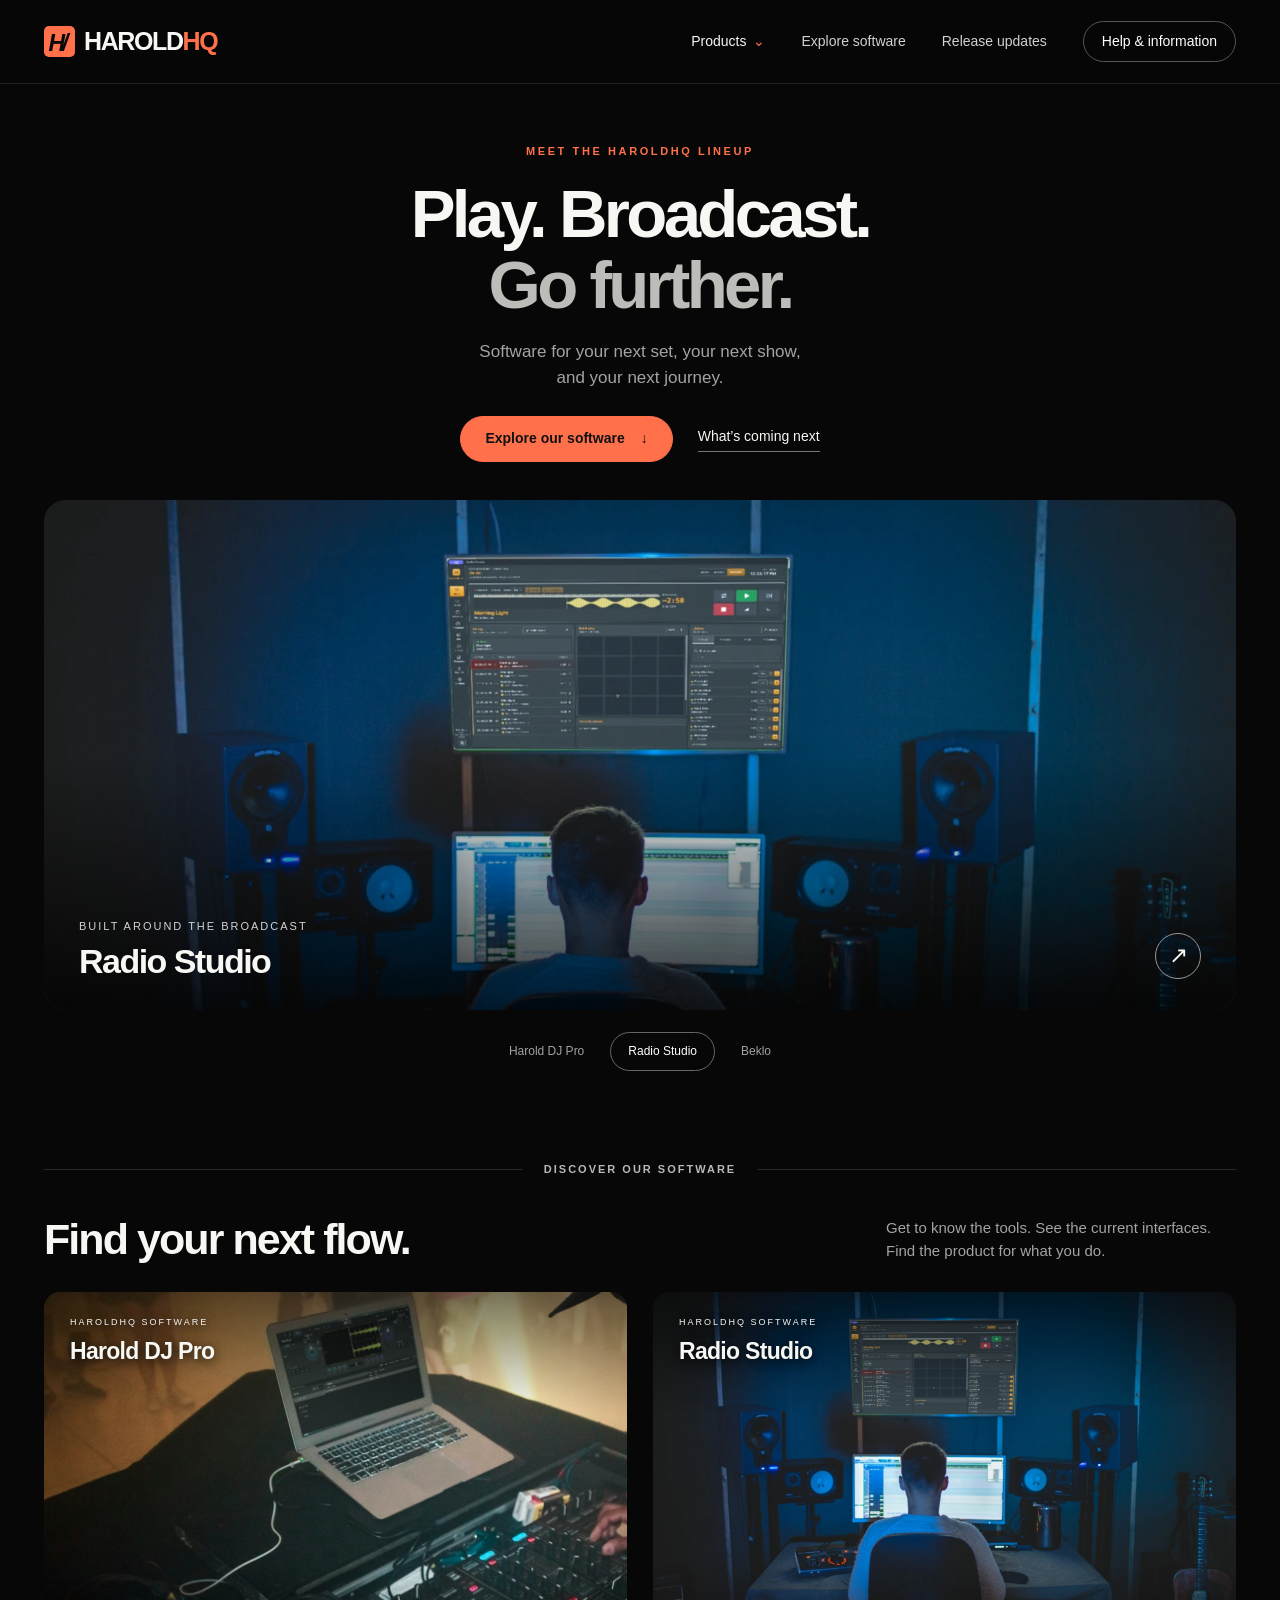
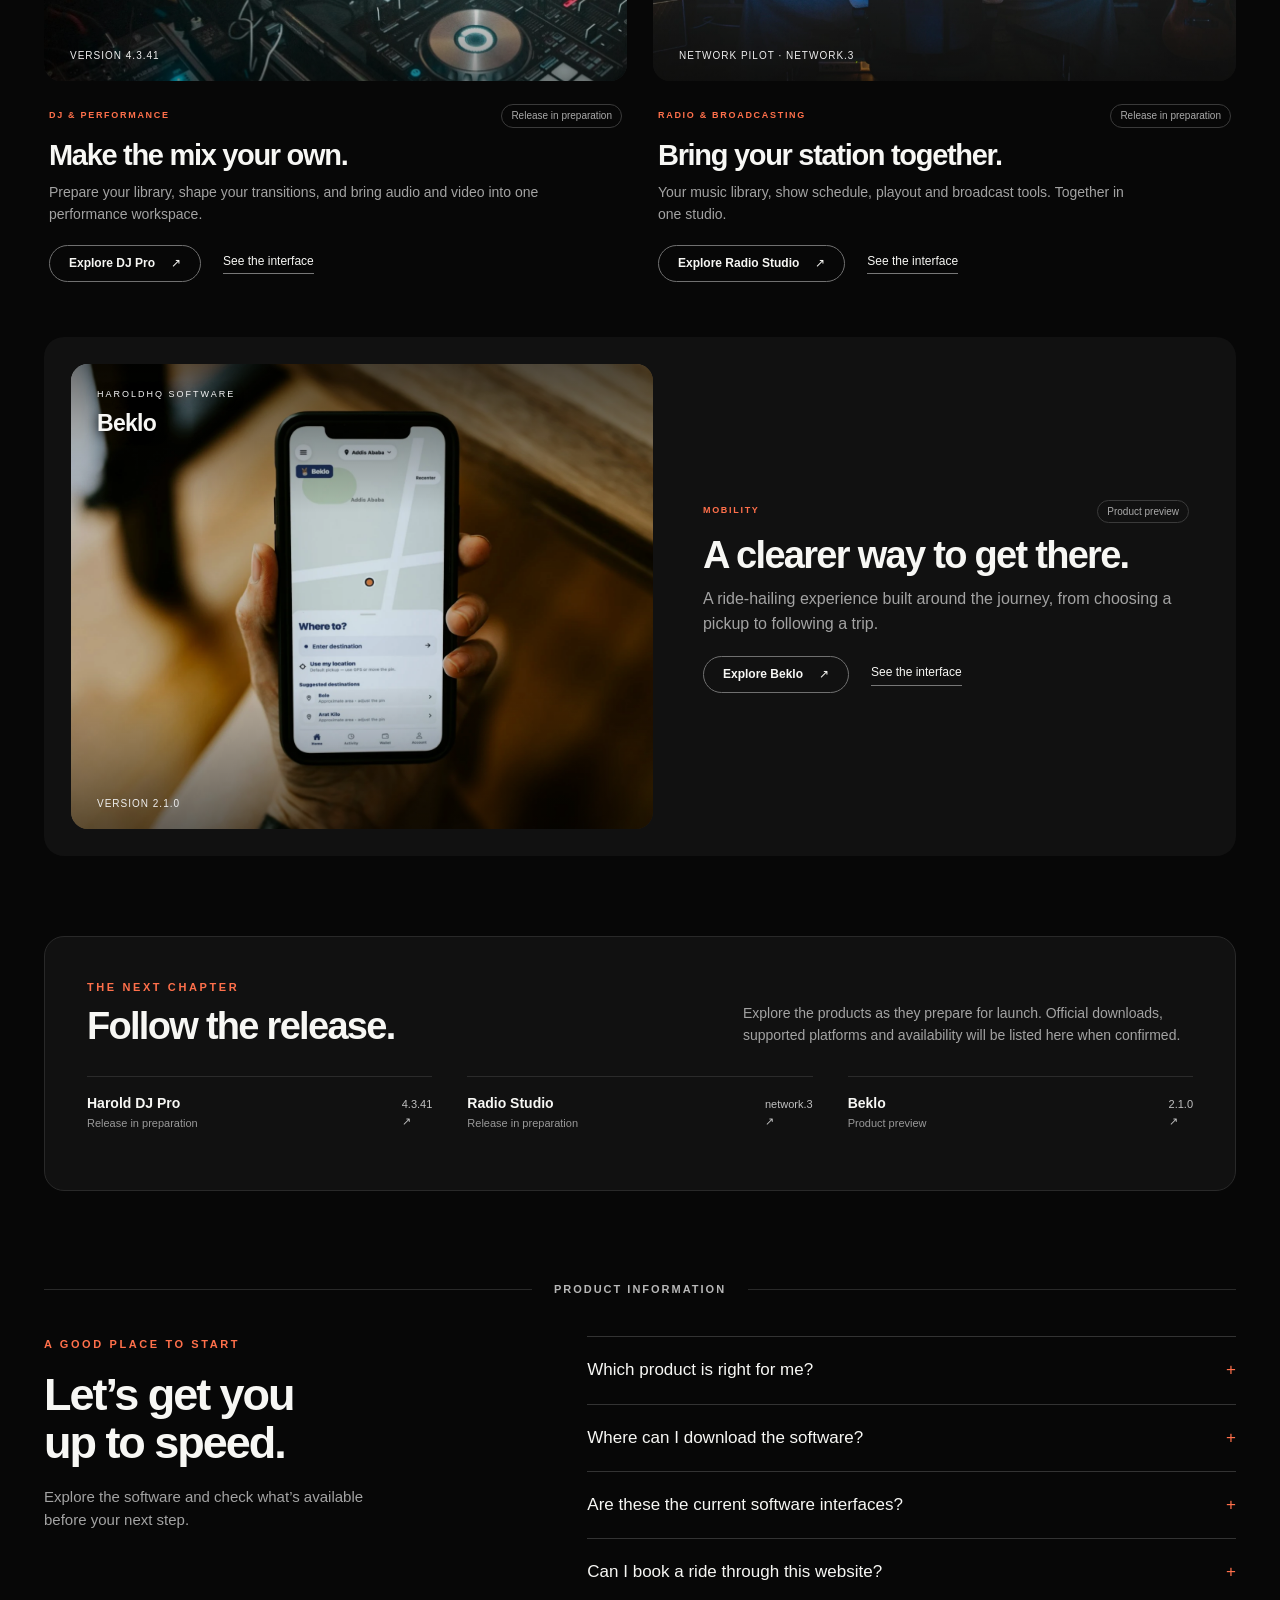
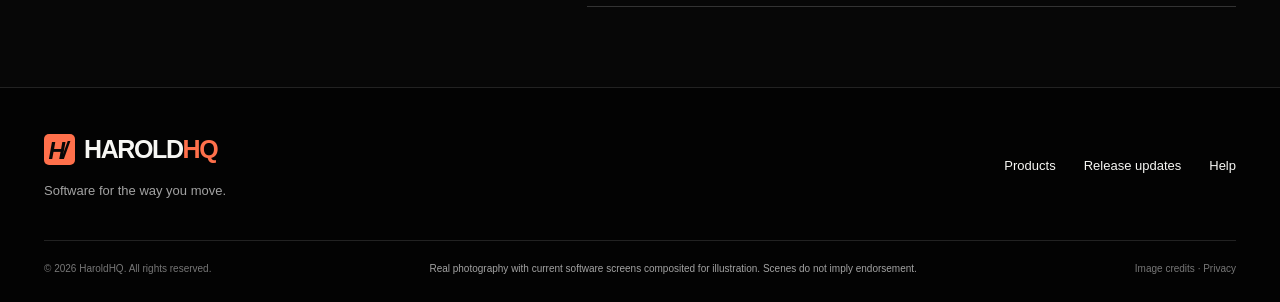
<file: index.html>
<!doctype html><html lang="en"><head><meta charset="utf-8"><meta name="viewport" content="width=device-width,initial-scale=1"><meta name="theme-color" content="#070707"><title>HaroldHQ — DJ Pro, Radio Studio & Beklo</title><meta name="description" content="Discover Harold DJ Pro, Radio Studio and Beklo. Explore current software interfaces, product workflows and release information."><meta property="og:type" content="website"><meta property="og:title" content="HaroldHQ — DJ Pro, Radio Studio & Beklo"><meta property="og:description" content="Discover Harold DJ Pro, Radio Studio and Beklo. Explore current software interfaces, product workflows and release information."><meta property="og:image" content="https://haroldhq-web.onrender.com/assets/radio.webp?v=20261013-2"><meta property="og:url" content="https://haroldhq.app/"><meta name="twitter:card" content="summary_large_image"><link rel="canonical" href="https://haroldhq.app/"><link rel="icon" href="/favicon.svg" type="image/svg+xml"><link rel="stylesheet" href="/styles.css"><script src="/script.js" defer></script></head><body><a class="skip" href="#main">Skip to content</a><header class="header"><div class="wrap nav-wrap"><a class="brand" href="/" aria-label="HaroldHQ home"><span class="brand-mark" aria-hidden="true">H/</span><b>HAROLD<span>HQ</span></b></a><button class="menu-toggle" aria-label="Open navigation" aria-expanded="false" aria-controls="main-nav">☰</button><nav id="main-nav" class="main-nav" aria-label="Main navigation"><details class="products-menu"><summary>Products</summary><div class="mega"><div><p>DJ & performance</p><a href="/products/dj/">Harold DJ Pro <span aria-hidden="true">↗</span></a><a class="mega-sub" href="/products/dj/#interface">See the software</a></div><div><p>Radio & broadcasting</p><a href="/products/radio/">Radio Studio <span aria-hidden="true">↗</span></a><a class="mega-sub" href="/products/radio/#interface">See the software</a></div><div><p>Mobility</p><a href="/products/beklo/">Beklo <span aria-hidden="true">↗</span></a><a class="mega-sub" href="/products/beklo/#interface">See the software</a></div></div></details><a href="/#products">Explore software</a><a href="/#updates">Release updates</a><a class="nav-cta" href="/#help">Help & information</a></nav></div></header><main id="main"><section class="hero wrap"><div class="hero-intro"><div class="eyebrow">MEET THE HAROLDHQ LINEUP</div><h1>Play. Broadcast.<br><span>Go further.</span></h1><p>Software for your next set, your next show,<br class="desktop-break"> and your next journey.</p><div class="actions"><a class="button primary" href="#products">Explore our software <span aria-hidden="true">↓</span></a><a class="text-link" href="#updates">What’s coming next</a></div></div><div class="hero-frame"><img id="hero-photo" src="/assets/radio.webp?v=20261013-2" alt="The current Radio Studio interface on a real studio monitor" width="1800" height="1200" fetchpriority="high"><a class="scene-caption" id="scene-link" href="/products/radio/"><div><p id="scene-label">BUILT AROUND THE BROADCAST</p><h2 id="scene-name">Radio Studio</h2></div><span class="round-arrow" aria-hidden="true">↗</span></a></div><div class="scene-tabs" aria-label="Featured software"><button data-scene="dj" data-name="Harold DJ Pro" data-label="YOUR MUSIC. YOUR MIX." data-href="/products/dj/" data-alt="Current Harold DJ Pro on a laptop in a real live-set photograph" aria-pressed="false">Harold DJ Pro</button><button data-scene="radio" data-name="Radio Studio" data-label="BUILT AROUND THE BROADCAST" data-href="/products/radio/" data-alt="Current Radio Studio on a real studio monitor" aria-pressed="true">Radio Studio</button><button data-scene="beklo" data-name="Beklo" data-label="FROM HERE TO WHAT’S NEXT" data-href="/products/beklo/" data-alt="Current Beklo interface in a real device photograph" aria-pressed="false">Beklo</button></div></section><section class="section wrap" id="products"><div class="section-title">Discover our software</div><div class="section-heading"><h2>Find your next flow.</h2><p>Get to know the tools. See the current interfaces. Find the product for what you do.</p></div><div class="product-grid"><article class="product-card" id="dj"><a href="/products/dj/" class="product-image" aria-label="Explore Harold DJ Pro"><img src="/assets/dj.webp?v=20261013-2" alt="Harold DJ Pro current interface composited onto a real live-set laptop photograph" loading="lazy" width="900" height="600"><div class="image-name"><small>HAROLDHQ SOFTWARE</small>Harold DJ Pro</div><span class="image-version">VERSION 4.3.41</span></a><div class="card-copy"><div class="card-meta"><span class="eyebrow">DJ & performance</span><span class="status">Release in preparation</span></div><h3>Make the mix your own.</h3><p>Prepare your library, shape your transitions, and bring audio and video into one performance workspace.</p><div class="card-links"><a class="button" href="/products/dj/">Explore DJ Pro <span aria-hidden="true">↗</span></a><a class="text-link" href="/products/dj/#interface">See the interface</a></div></div></article><article class="product-card" id="radio"><a href="/products/radio/" class="product-image" aria-label="Explore Radio Studio"><img src="/assets/radio.webp?v=20261013-2" alt="Radio Studio current interface composited onto a real studio monitor photograph" loading="lazy" width="900" height="600"><div class="image-name"><small>HAROLDHQ SOFTWARE</small>Radio Studio</div><span class="image-version">NETWORK PILOT · NETWORK.3</span></a><div class="card-copy"><div class="card-meta"><span class="eyebrow">Radio & broadcasting</span><span class="status">Release in preparation</span></div><h3>Bring your station together.</h3><p>Your music library, show schedule, playout and broadcast tools. Together in one studio.</p><div class="card-links"><a class="button" href="/products/radio/">Explore Radio Studio <span aria-hidden="true">↗</span></a><a class="text-link" href="/products/radio/#interface">See the interface</a></div></div></article></div><div class="beklo-feature"><article class="product-card" id="beklo"><a href="/products/beklo/" class="product-image" aria-label="Explore Beklo"><img src="/assets/beklo.webp?v=20261013-2" alt="Beklo current interface composited onto a real device photograph" loading="lazy" width="900" height="600"><div class="image-name"><small>HAROLDHQ SOFTWARE</small>Beklo</div><span class="image-version">VERSION 2.1.0</span></a><div class="card-copy"><div class="card-meta"><span class="eyebrow">Mobility</span><span class="status">Product preview</span></div><h3>A clearer way to get there.</h3><p>A ride-hailing experience built around the journey, from choosing a pickup to following a trip.</p><div class="card-links"><a class="button" href="/products/beklo/">Explore Beklo <span aria-hidden="true">↗</span></a><a class="text-link" href="/products/beklo/#interface">See the interface</a></div></div></article></div></section><section class="wrap" id="updates"><div class="availability"><div class="availability-top"><div><div class="eyebrow">THE NEXT CHAPTER</div><h2>Follow the release.</h2></div><p>Explore the products as they prepare for launch. Official downloads, supported platforms and availability will be listed here when confirmed.</p></div><div class="release-list"><a href="/products/dj/#availability"><span><strong>Harold DJ Pro</strong><small>Release in preparation</small></span><b>4.3.41 <span aria-hidden="true">↗</span></b></a><a href="/products/radio/#availability"><span><strong>Radio Studio</strong><small>Release in preparation</small></span><b>network.3 <span aria-hidden="true">↗</span></b></a><a href="/products/beklo/#availability"><span><strong>Beklo</strong><small>Product preview</small></span><b>2.1.0 <span aria-hidden="true">↗</span></b></a></div></div></section><section class="section wrap help" id="help"><div class="section-title">Product information</div><div class="help-grid"><div class="help-intro"><div class="eyebrow">A GOOD PLACE TO START</div><h2>Let’s get you<br>up to speed.</h2><p>Explore the software and check what’s available before your next step.</p></div><div><details class="faq"><summary>Which product is right for me?</summary><p>Harold DJ Pro is the DJ performance workspace. Radio Studio brings station planning and playout together. Beklo focuses on the rider journey. Each product page shows its interface and main workflows.</p></details><details class="faq"><summary>Where can I download the software?</summary><p>Public download links are not available on this site yet. The release section on each product page will show official downloads and supported platforms when they are confirmed.</p></details><details class="faq"><summary>Are these the current software interfaces?</summary><p>Yes. The interface galleries were captured from DJ Pro 4.3.41, Radio Studio Network Pilot network.3, and Beklo 2.1.0. Preview data is used for the captures. The photographic scenes use those screens in real photographs.</p></details><details class="faq"><summary>Can I book a ride through this website?</summary><p>This is Beklo’s product showcase. Booking, service areas and public app availability will be announced as part of Beklo’s launch.</p></details></div></div></section></main><footer class="footer"><div class="wrap"><div class="footer-top"><div><a class="brand" href="/" aria-label="HaroldHQ home"><span class="brand-mark" aria-hidden="true">H/</span><b>HAROLD<span>HQ</span></b></a><p>Software for the way you move.</p></div><nav class="footer-links" aria-label="Footer"><a href="/#products">Products</a><a href="/#updates">Release updates</a><a href="/#help">Help</a></nav></div><div class="footer-bottom"><span>© 2026 HaroldHQ. All rights reserved.</span><p>Real photography with current software screens composited for illustration. Scenes do not imply endorsement.</p><span><a href="/credits/">Image credits</a> · <a href="/privacy/">Privacy</a></span></div></div></footer></body></html>
</file>
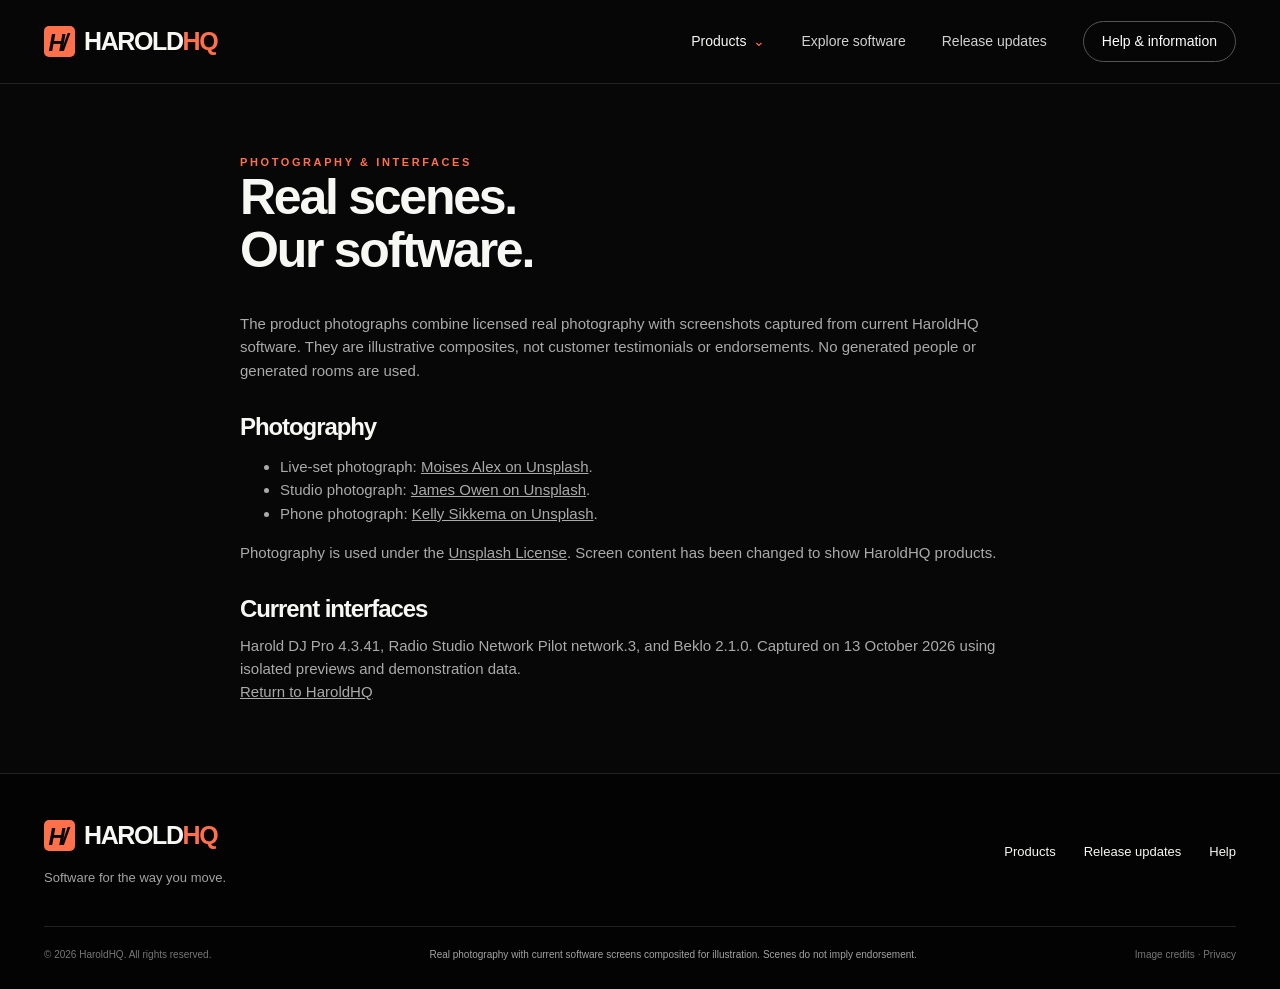
<file: credits/index.html>
<!doctype html><html lang="en"><head><meta charset="utf-8"><meta name="viewport" content="width=device-width,initial-scale=1"><meta name="theme-color" content="#070707"><title>Image credits — HaroldHQ</title><meta name="description" content="Image credits"><meta property="og:type" content="website"><meta property="og:title" content="Image credits — HaroldHQ"><meta property="og:description" content="Image credits"><meta property="og:image" content="https://haroldhq-web.onrender.com/assets/radio.webp?v=20261013-2"><meta property="og:url" content="https://haroldhq.app/credits/"><meta name="twitter:card" content="summary_large_image"><link rel="canonical" href="https://haroldhq.app/credits/"><link rel="icon" href="/favicon.svg" type="image/svg+xml"><link rel="stylesheet" href="/styles.css"><script src="/script.js" defer></script></head><body><a class="skip" href="#main">Skip to content</a><header class="header"><div class="wrap nav-wrap"><a class="brand" href="/" aria-label="HaroldHQ home"><span class="brand-mark" aria-hidden="true">H/</span><b>HAROLD<span>HQ</span></b></a><button class="menu-toggle" aria-label="Open navigation" aria-expanded="false" aria-controls="main-nav">☰</button><nav id="main-nav" class="main-nav" aria-label="Main navigation"><details class="products-menu"><summary>Products</summary><div class="mega"><div><p>DJ & performance</p><a href="/products/dj/">Harold DJ Pro <span aria-hidden="true">↗</span></a><a class="mega-sub" href="/products/dj/#interface">See the software</a></div><div><p>Radio & broadcasting</p><a href="/products/radio/">Radio Studio <span aria-hidden="true">↗</span></a><a class="mega-sub" href="/products/radio/#interface">See the software</a></div><div><p>Mobility</p><a href="/products/beklo/">Beklo <span aria-hidden="true">↗</span></a><a class="mega-sub" href="/products/beklo/#interface">See the software</a></div></div></details><a href="/#products">Explore software</a><a href="/#updates">Release updates</a><a class="nav-cta" href="/#help">Help & information</a></nav></div></header><main id="main"><article class="wrap simple-page"><div class="eyebrow">PHOTOGRAPHY & INTERFACES</div><h1>Real scenes.<br>Our software.</h1><p>The product photographs combine licensed real photography with screenshots captured from current HaroldHQ software. They are illustrative composites, not customer testimonials or endorsements. No generated people or generated rooms are used.</p><h2>Photography</h2><ul><li>Live-set photograph: <a href="https://unsplash.com/photos/BHGLsmtQOyQ">Moises Alex on Unsplash</a>.</li><li>Studio photograph: <a href="https://unsplash.com/photos/man-sitting-in-front-of-computer-MuIvHRJbjA8">James Owen on Unsplash</a>.</li><li>Phone photograph: <a href="https://unsplash.com/photos/a-person-holding-a-white-phone-uD5SvzjOsgY">Kelly Sikkema on Unsplash</a>.</li></ul><p>Photography is used under the <a href="https://unsplash.com/license">Unsplash License</a>. Screen content has been changed to show HaroldHQ products.</p><h2>Current interfaces</h2><p>Harold DJ Pro 4.3.41, Radio Studio Network Pilot network.3, and Beklo 2.1.0. Captured on 13 October 2026 using isolated previews and demonstration data.</p><p><a href="/">Return to HaroldHQ</a></p></article></main><footer class="footer"><div class="wrap"><div class="footer-top"><div><a class="brand" href="/" aria-label="HaroldHQ home"><span class="brand-mark" aria-hidden="true">H/</span><b>HAROLD<span>HQ</span></b></a><p>Software for the way you move.</p></div><nav class="footer-links" aria-label="Footer"><a href="/#products">Products</a><a href="/#updates">Release updates</a><a href="/#help">Help</a></nav></div><div class="footer-bottom"><span>© 2026 HaroldHQ. All rights reserved.</span><p>Real photography with current software screens composited for illustration. Scenes do not imply endorsement.</p><span><a href="/credits/">Image credits</a> · <a href="/privacy/">Privacy</a></span></div></div></footer></body></html>
</file>
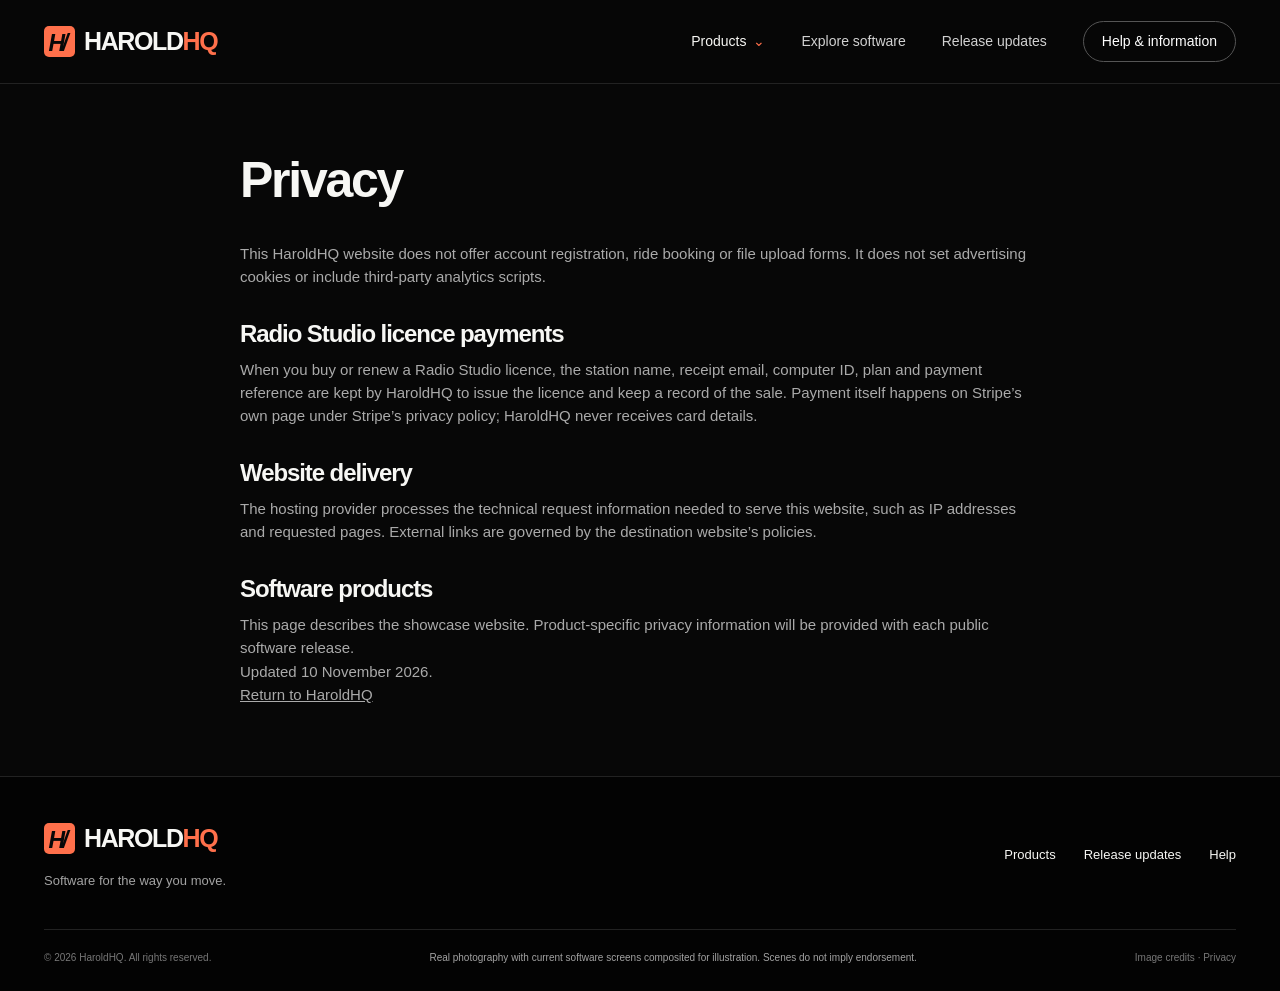
<file: privacy/index.html>
<!doctype html><html lang="en"><head><meta charset="utf-8"><meta name="viewport" content="width=device-width,initial-scale=1"><meta name="theme-color" content="#070707"><title>Privacy — HaroldHQ</title><meta name="description" content="Privacy"><meta property="og:type" content="website"><meta property="og:title" content="Privacy — HaroldHQ"><meta property="og:description" content="Privacy"><meta property="og:image" content="https://haroldhq-web.onrender.com/assets/radio.webp?v=20261013-2"><meta property="og:url" content="https://haroldhq.app/privacy/"><meta name="twitter:card" content="summary_large_image"><link rel="canonical" href="https://haroldhq.app/privacy/"><link rel="icon" href="/favicon.svg" type="image/svg+xml"><link rel="stylesheet" href="/styles.css"><script src="/script.js" defer></script></head><body><a class="skip" href="#main">Skip to content</a><header class="header"><div class="wrap nav-wrap"><a class="brand" href="/" aria-label="HaroldHQ home"><span class="brand-mark" aria-hidden="true">H/</span><b>HAROLD<span>HQ</span></b></a><button class="menu-toggle" aria-label="Open navigation" aria-expanded="false" aria-controls="main-nav">☰</button><nav id="main-nav" class="main-nav" aria-label="Main navigation"><details class="products-menu"><summary>Products</summary><div class="mega"><div><p>DJ & performance</p><a href="/products/dj/">Harold DJ Pro <span aria-hidden="true">↗</span></a><a class="mega-sub" href="/products/dj/#interface">See the software</a></div><div><p>Radio & broadcasting</p><a href="/products/radio/">Radio Studio <span aria-hidden="true">↗</span></a><a class="mega-sub" href="/products/radio/#interface">See the software</a></div><div><p>Mobility</p><a href="/products/beklo/">Beklo <span aria-hidden="true">↗</span></a><a class="mega-sub" href="/products/beklo/#interface">See the software</a></div></div></details><a href="/#products">Explore software</a><a href="/#updates">Release updates</a><a class="nav-cta" href="/#help">Help & information</a></nav></div></header><main id="main"><article class="wrap simple-page"><h1>Privacy</h1><p>This HaroldHQ website does not offer account registration, ride booking or file upload forms. It does not set advertising cookies or include third-party analytics scripts.</p><h2>Radio Studio licence payments</h2><p>When you buy or renew a Radio Studio licence, the station name, receipt email, computer ID, plan and payment reference are kept by HaroldHQ to issue the licence and keep a record of the sale. Payment itself happens on Stripe’s own page under Stripe’s privacy policy; HaroldHQ never receives card details.</p><h2>Website delivery</h2><p>The hosting provider processes the technical request information needed to serve this website, such as IP addresses and requested pages. External links are governed by the destination website’s policies.</p><h2>Software products</h2><p>This page describes the showcase website. Product-specific privacy information will be provided with each public software release.</p><p>Updated 10 November 2026.</p><p><a href="/">Return to HaroldHQ</a></p></article></main><footer class="footer"><div class="wrap"><div class="footer-top"><div><a class="brand" href="/" aria-label="HaroldHQ home"><span class="brand-mark" aria-hidden="true">H/</span><b>HAROLD<span>HQ</span></b></a><p>Software for the way you move.</p></div><nav class="footer-links" aria-label="Footer"><a href="/#products">Products</a><a href="/#updates">Release updates</a><a href="/#help">Help</a></nav></div><div class="footer-bottom"><span>© 2026 HaroldHQ. All rights reserved.</span><p>Real photography with current software screens composited for illustration. Scenes do not imply endorsement.</p><span><a href="/credits/">Image credits</a> · <a href="/privacy/">Privacy</a></span></div></div></footer></body></html>
</file>
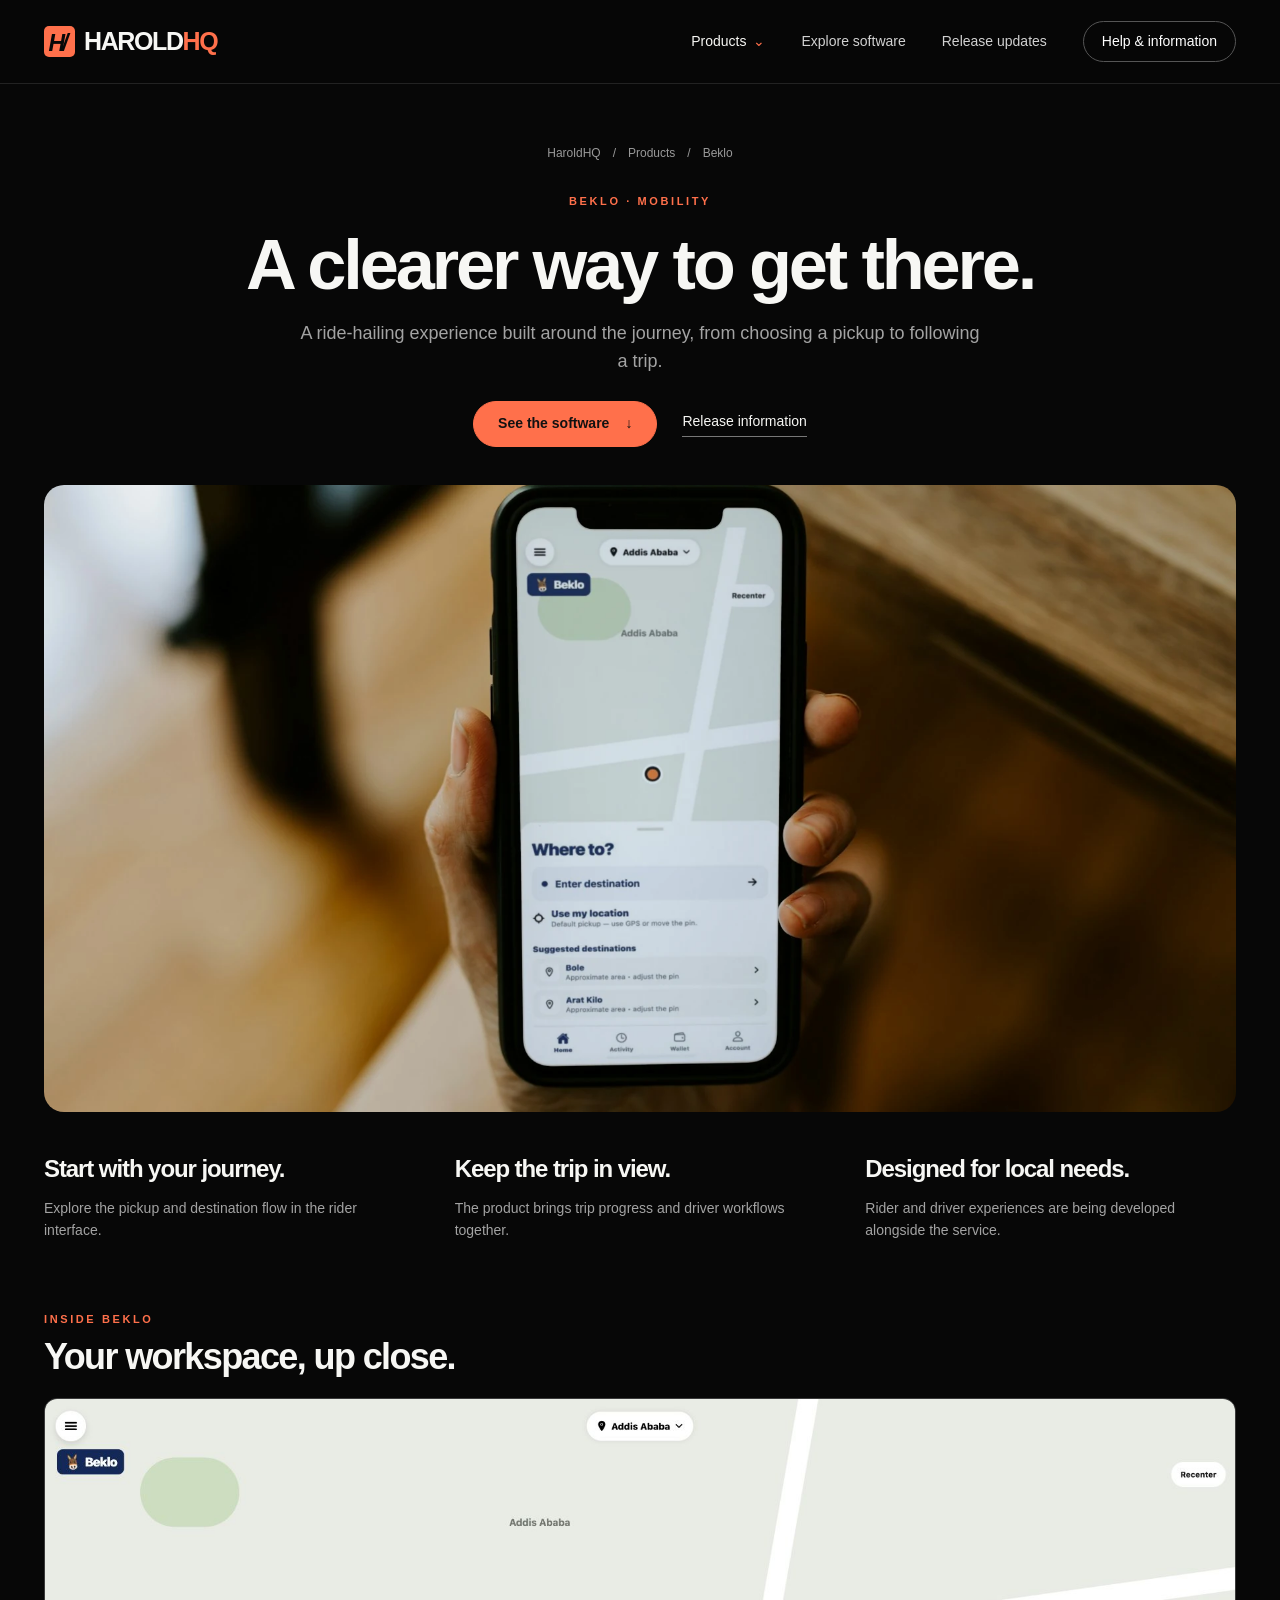
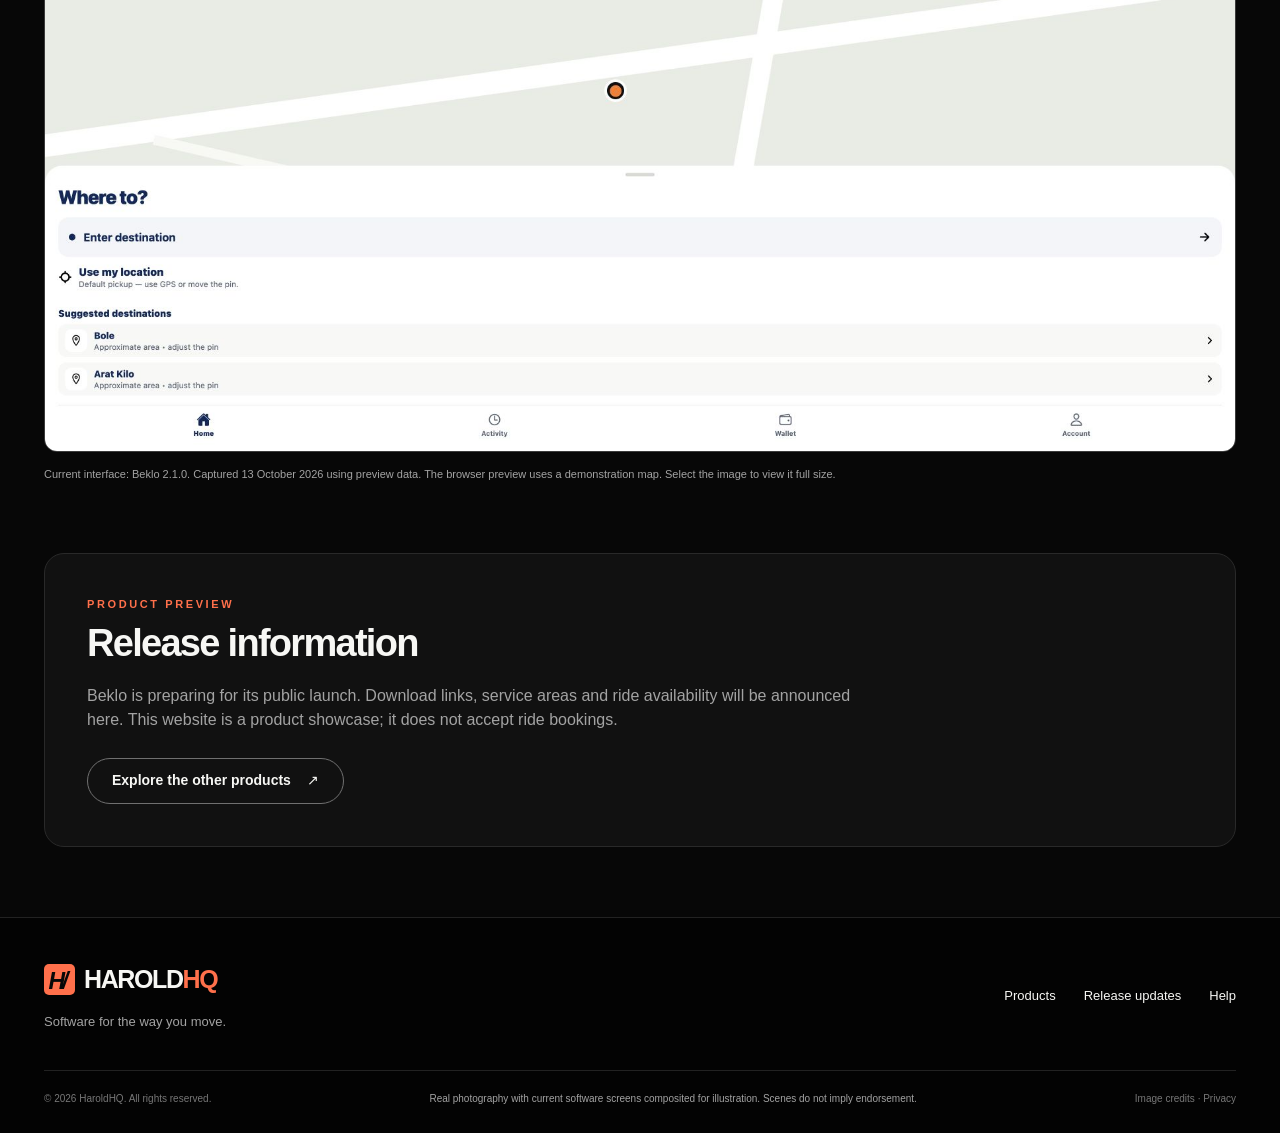
<file: products/beklo/index.html>
<!doctype html><html lang="en"><head><meta charset="utf-8"><meta name="viewport" content="width=device-width,initial-scale=1"><meta name="theme-color" content="#070707"><title>Beklo — HaroldHQ</title><meta name="description" content="A ride-hailing experience built around the journey, from choosing a pickup to following a trip."><meta property="og:type" content="website"><meta property="og:title" content="Beklo — HaroldHQ"><meta property="og:description" content="A ride-hailing experience built around the journey, from choosing a pickup to following a trip."><meta property="og:image" content="https://haroldhq-web.onrender.com/assets/radio.webp?v=20261013-2"><meta property="og:url" content="https://haroldhq.app/products/beklo/"><meta name="twitter:card" content="summary_large_image"><link rel="canonical" href="https://haroldhq.app/products/beklo/"><link rel="icon" href="/favicon.svg" type="image/svg+xml"><link rel="stylesheet" href="/styles.css"><script src="/script.js" defer></script></head><body><a class="skip" href="#main">Skip to content</a><header class="header"><div class="wrap nav-wrap"><a class="brand" href="/" aria-label="HaroldHQ home"><span class="brand-mark" aria-hidden="true">H/</span><b>HAROLD<span>HQ</span></b></a><button class="menu-toggle" aria-label="Open navigation" aria-expanded="false" aria-controls="main-nav">☰</button><nav id="main-nav" class="main-nav" aria-label="Main navigation"><details class="products-menu"><summary>Products</summary><div class="mega"><div><p>DJ & performance</p><a href="/products/dj/">Harold DJ Pro <span aria-hidden="true">↗</span></a><a class="mega-sub" href="/products/dj/#interface">See the software</a></div><div><p>Radio & broadcasting</p><a href="/products/radio/">Radio Studio <span aria-hidden="true">↗</span></a><a class="mega-sub" href="/products/radio/#interface">See the software</a></div><div><p>Mobility</p><a href="/products/beklo/">Beklo <span aria-hidden="true">↗</span></a><a class="mega-sub" href="/products/beklo/#interface">See the software</a></div></div></details><a href="/#products">Explore software</a><a href="/#updates">Release updates</a><a class="nav-cta" href="/#help">Help & information</a></nav></div></header><main id="main"><div class="wrap"><section class="detail-hero"><nav class="breadcrumbs" aria-label="Breadcrumb"><a href="/">HaroldHQ</a><span>/</span><a href="/#products">Products</a><span>/</span><span>Beklo</span></nav><div class="eyebrow">Beklo · Mobility</div><h1>A clearer way to get there.</h1><p>A ride-hailing experience built around the journey, from choosing a pickup to following a trip.</p><div class="actions"><a href="#interface" class="button primary">See the software <span aria-hidden="true">↓</span></a><a href="#availability" class="text-link">Release information</a></div></section><img class="detail-photo" src="/assets/beklo.webp?v=20261013-2" alt="Beklo current interface composited into a real photograph" width="1600" height="1000"><section class="detail-features" aria-label="Product workflows"><div><h2>Start with your journey.</h2><p>Explore the pickup and destination flow in the rider interface.</p></div><div><h2>Keep the trip in view.</h2><p>The product brings trip progress and driver workflows together.</p></div><div><h2>Designed for local needs.</h2><p>Rider and driver experiences are being developed alongside the service.</p></div></section><section class="screenshot-area" id="interface"><div class="eyebrow">INSIDE Beklo</div><h2>Your workspace, up close.</h2><a href="/assets/beklo-current.jpg" aria-label="Open full-size Beklo interface"><img src="/assets/beklo-current.jpg" alt="Actual Beklo 2.1.0 interface with preview data" loading="lazy" width="1400" height="850"></a><p class="capture-note">Current interface: Beklo 2.1.0. Captured 13 October 2026 using preview data. The browser preview uses a demonstration map. Select the image to view it full size.</p></section><section class="availability single" id="availability"><div class="eyebrow">Product preview</div><h2>Release information</h2><p>Beklo is preparing for its public launch. Download links, service areas and ride availability will be announced here. This website is a product showcase; it does not accept ride bookings.</p><a href="/#products" class="button">Explore the other products <span aria-hidden="true">↗</span></a></section></div></main><footer class="footer"><div class="wrap"><div class="footer-top"><div><a class="brand" href="/" aria-label="HaroldHQ home"><span class="brand-mark" aria-hidden="true">H/</span><b>HAROLD<span>HQ</span></b></a><p>Software for the way you move.</p></div><nav class="footer-links" aria-label="Footer"><a href="/#products">Products</a><a href="/#updates">Release updates</a><a href="/#help">Help</a></nav></div><div class="footer-bottom"><span>© 2026 HaroldHQ. All rights reserved.</span><p>Real photography with current software screens composited for illustration. Scenes do not imply endorsement.</p><span><a href="/credits/">Image credits</a> · <a href="/privacy/">Privacy</a></span></div></div></footer></body></html>
</file>
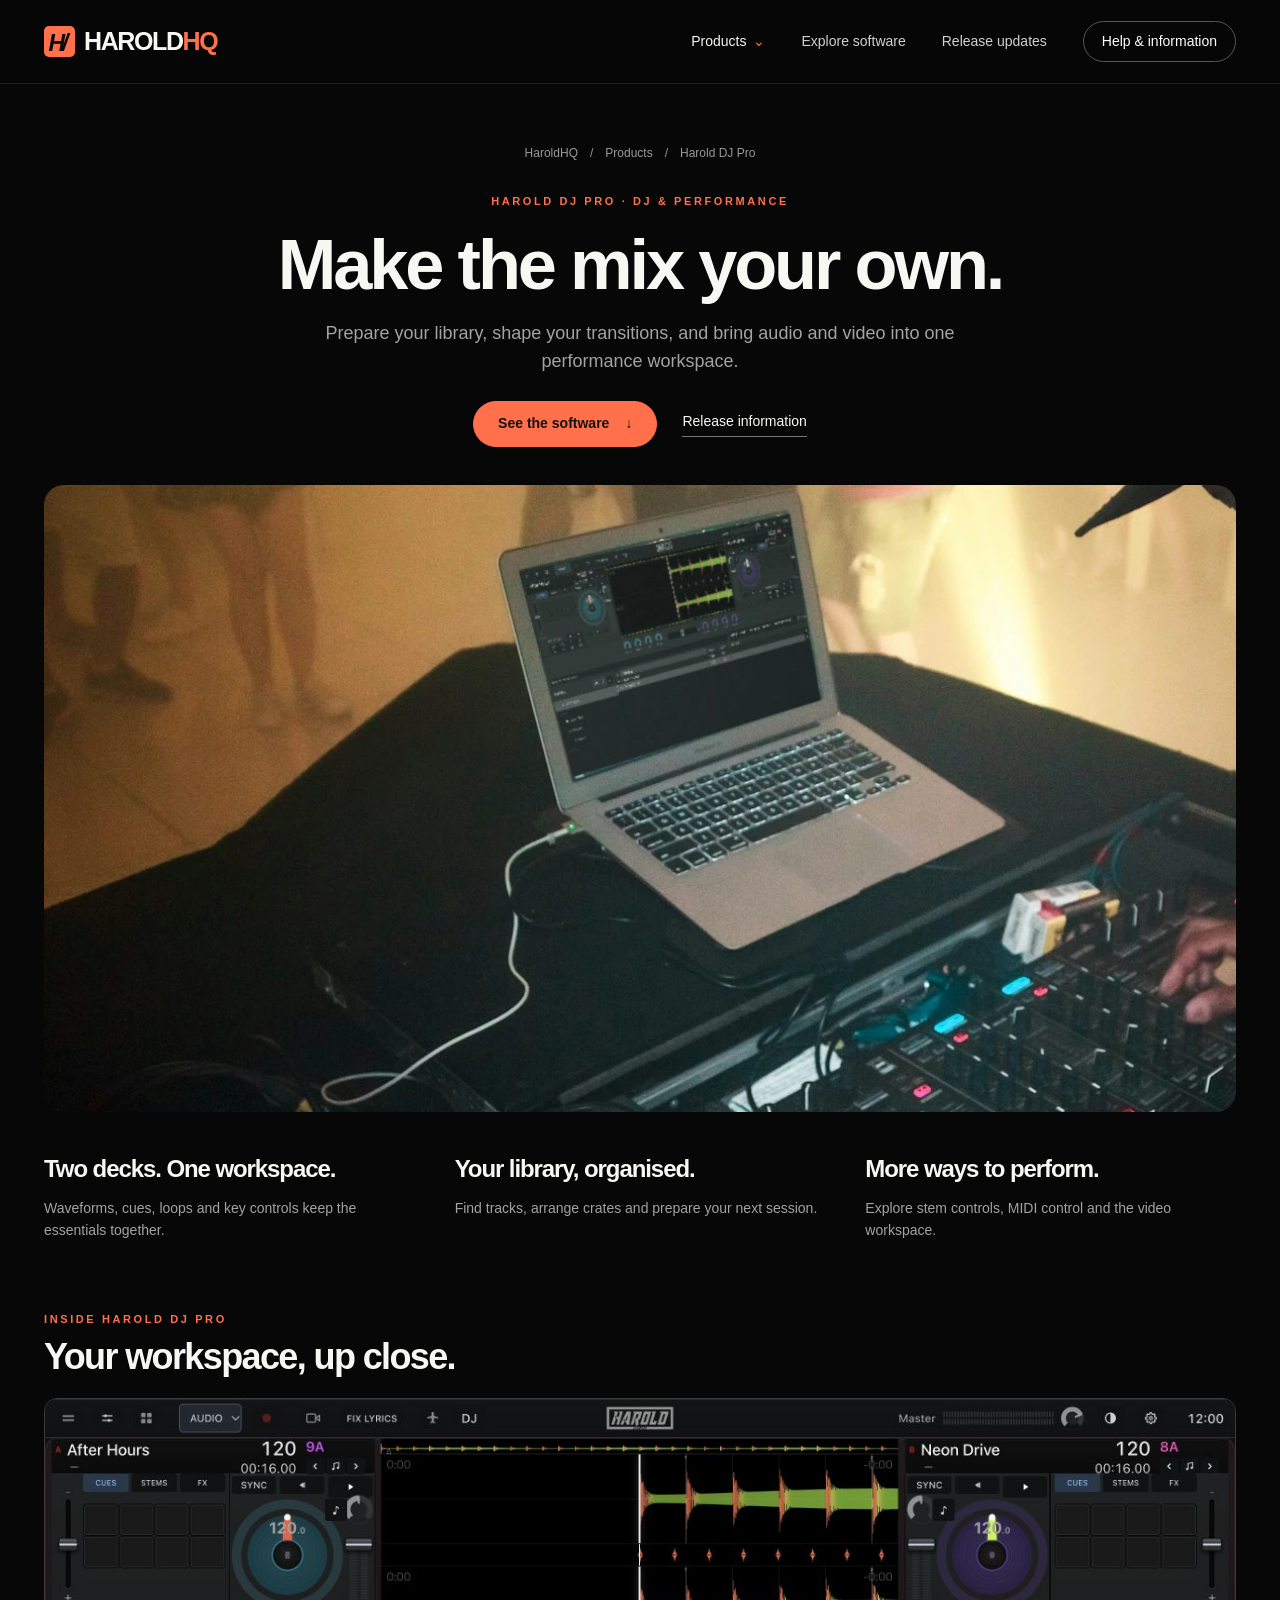
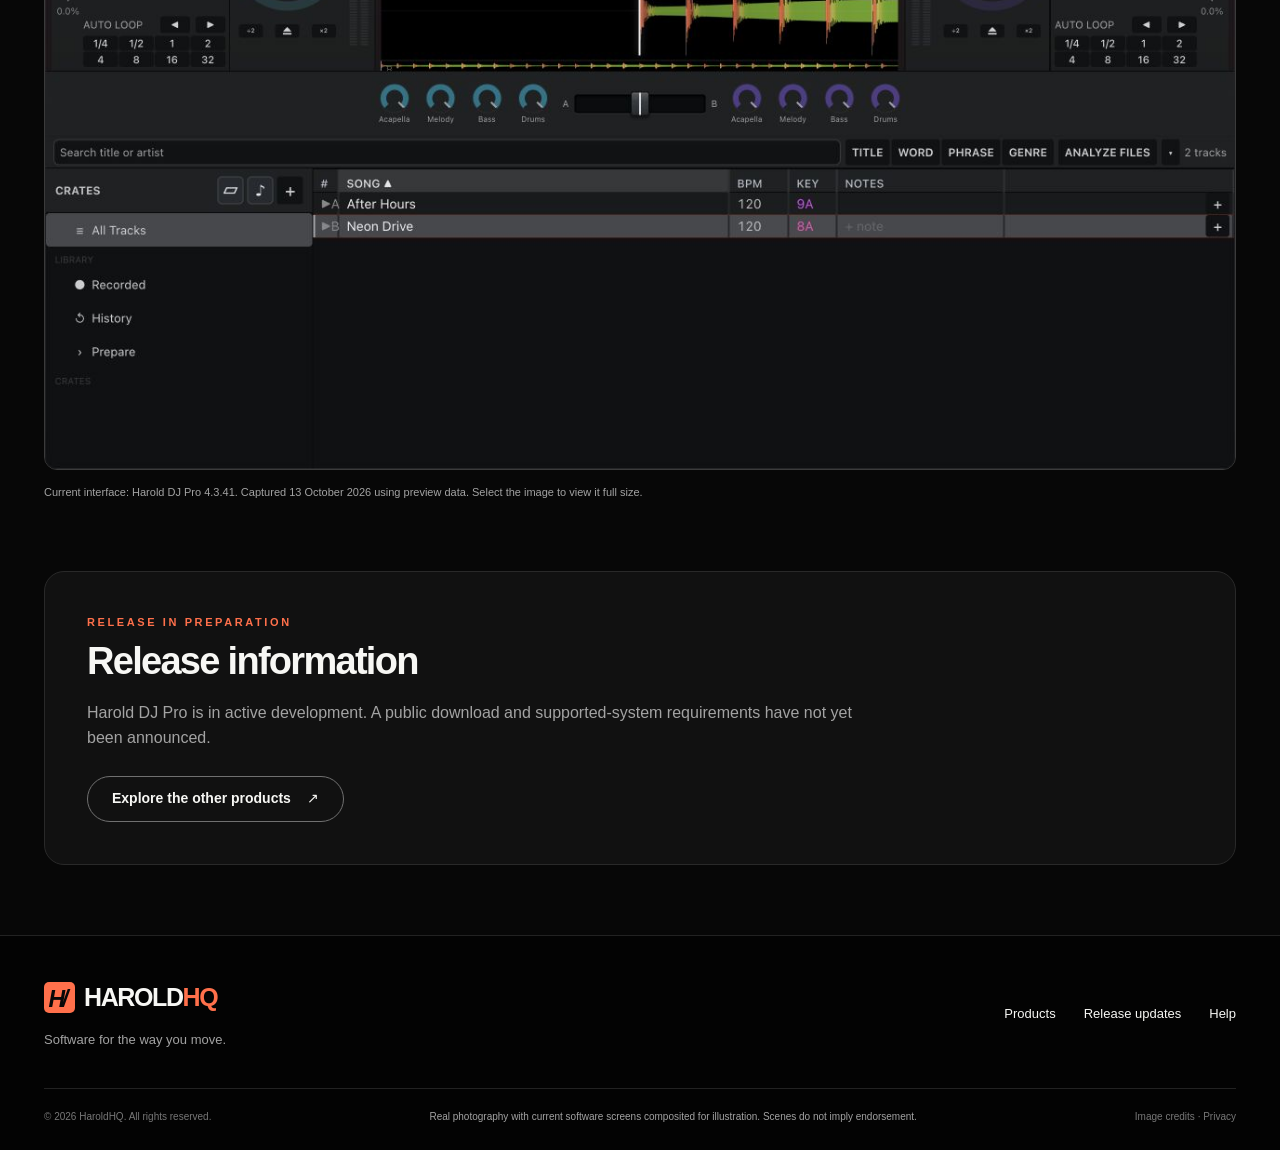
<file: products/dj/index.html>
<!doctype html><html lang="en"><head><meta charset="utf-8"><meta name="viewport" content="width=device-width,initial-scale=1"><meta name="theme-color" content="#070707"><title>Harold DJ Pro — HaroldHQ</title><meta name="description" content="Prepare your library, shape your transitions, and bring audio and video into one performance workspace."><meta property="og:type" content="website"><meta property="og:title" content="Harold DJ Pro — HaroldHQ"><meta property="og:description" content="Prepare your library, shape your transitions, and bring audio and video into one performance workspace."><meta property="og:image" content="https://haroldhq-web.onrender.com/assets/radio.webp?v=20261013-2"><meta property="og:url" content="https://haroldhq.app/products/dj/"><meta name="twitter:card" content="summary_large_image"><link rel="canonical" href="https://haroldhq.app/products/dj/"><link rel="icon" href="/favicon.svg" type="image/svg+xml"><link rel="stylesheet" href="/styles.css"><script src="/script.js" defer></script></head><body><a class="skip" href="#main">Skip to content</a><header class="header"><div class="wrap nav-wrap"><a class="brand" href="/" aria-label="HaroldHQ home"><span class="brand-mark" aria-hidden="true">H/</span><b>HAROLD<span>HQ</span></b></a><button class="menu-toggle" aria-label="Open navigation" aria-expanded="false" aria-controls="main-nav">☰</button><nav id="main-nav" class="main-nav" aria-label="Main navigation"><details class="products-menu"><summary>Products</summary><div class="mega"><div><p>DJ & performance</p><a href="/products/dj/">Harold DJ Pro <span aria-hidden="true">↗</span></a><a class="mega-sub" href="/products/dj/#interface">See the software</a></div><div><p>Radio & broadcasting</p><a href="/products/radio/">Radio Studio <span aria-hidden="true">↗</span></a><a class="mega-sub" href="/products/radio/#interface">See the software</a></div><div><p>Mobility</p><a href="/products/beklo/">Beklo <span aria-hidden="true">↗</span></a><a class="mega-sub" href="/products/beklo/#interface">See the software</a></div></div></details><a href="/#products">Explore software</a><a href="/#updates">Release updates</a><a class="nav-cta" href="/#help">Help & information</a></nav></div></header><main id="main"><div class="wrap"><section class="detail-hero"><nav class="breadcrumbs" aria-label="Breadcrumb"><a href="/">HaroldHQ</a><span>/</span><a href="/#products">Products</a><span>/</span><span>Harold DJ Pro</span></nav><div class="eyebrow">Harold DJ Pro · DJ & performance</div><h1>Make the mix your own.</h1><p>Prepare your library, shape your transitions, and bring audio and video into one performance workspace.</p><div class="actions"><a href="#interface" class="button primary">See the software <span aria-hidden="true">↓</span></a><a href="#availability" class="text-link">Release information</a></div></section><img class="detail-photo" src="/assets/dj.webp?v=20261013-2" alt="Harold DJ Pro current interface composited into a real photograph" width="1600" height="1000"><section class="detail-features" aria-label="Product workflows"><div><h2>Two decks. One workspace.</h2><p>Waveforms, cues, loops and key controls keep the essentials together.</p></div><div><h2>Your library, organised.</h2><p>Find tracks, arrange crates and prepare your next session.</p></div><div><h2>More ways to perform.</h2><p>Explore stem controls, MIDI control and the video workspace.</p></div></section><section class="screenshot-area" id="interface"><div class="eyebrow">INSIDE Harold DJ Pro</div><h2>Your workspace, up close.</h2><a href="/assets/dj-current.jpg" aria-label="Open full-size Harold DJ Pro interface"><img src="/assets/dj-current.jpg" alt="Actual Harold DJ Pro 4.3.41 interface with preview data" loading="lazy" width="1400" height="850"></a><p class="capture-note">Current interface: Harold DJ Pro 4.3.41. Captured 13 October 2026 using preview data. Select the image to view it full size.</p></section><section class="availability single" id="availability"><div class="eyebrow">Release in preparation</div><h2>Release information</h2><p>Harold DJ Pro is in active development. A public download and supported-system requirements have not yet been announced.</p><a href="/#products" class="button">Explore the other products <span aria-hidden="true">↗</span></a></section></div></main><footer class="footer"><div class="wrap"><div class="footer-top"><div><a class="brand" href="/" aria-label="HaroldHQ home"><span class="brand-mark" aria-hidden="true">H/</span><b>HAROLD<span>HQ</span></b></a><p>Software for the way you move.</p></div><nav class="footer-links" aria-label="Footer"><a href="/#products">Products</a><a href="/#updates">Release updates</a><a href="/#help">Help</a></nav></div><div class="footer-bottom"><span>© 2026 HaroldHQ. All rights reserved.</span><p>Real photography with current software screens composited for illustration. Scenes do not imply endorsement.</p><span><a href="/credits/">Image credits</a> · <a href="/privacy/">Privacy</a></span></div></div></footer></body></html>
</file>
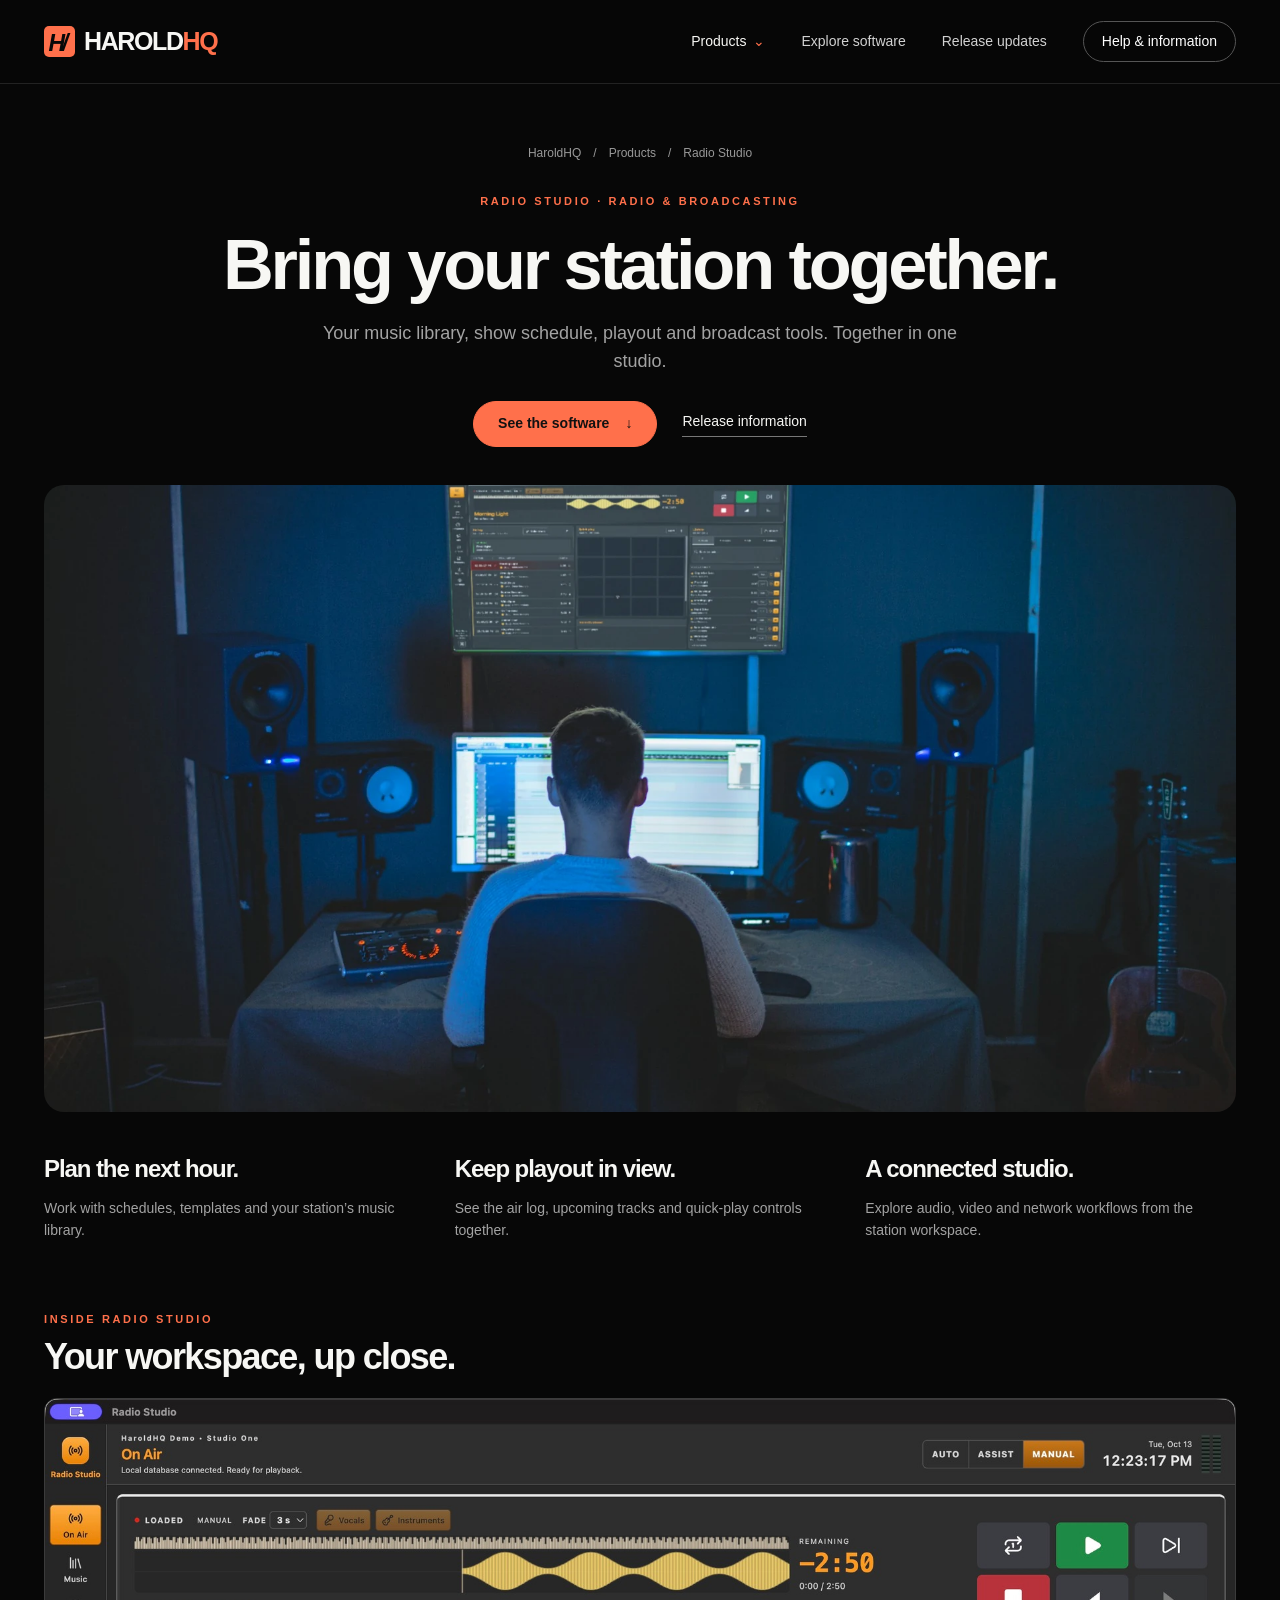
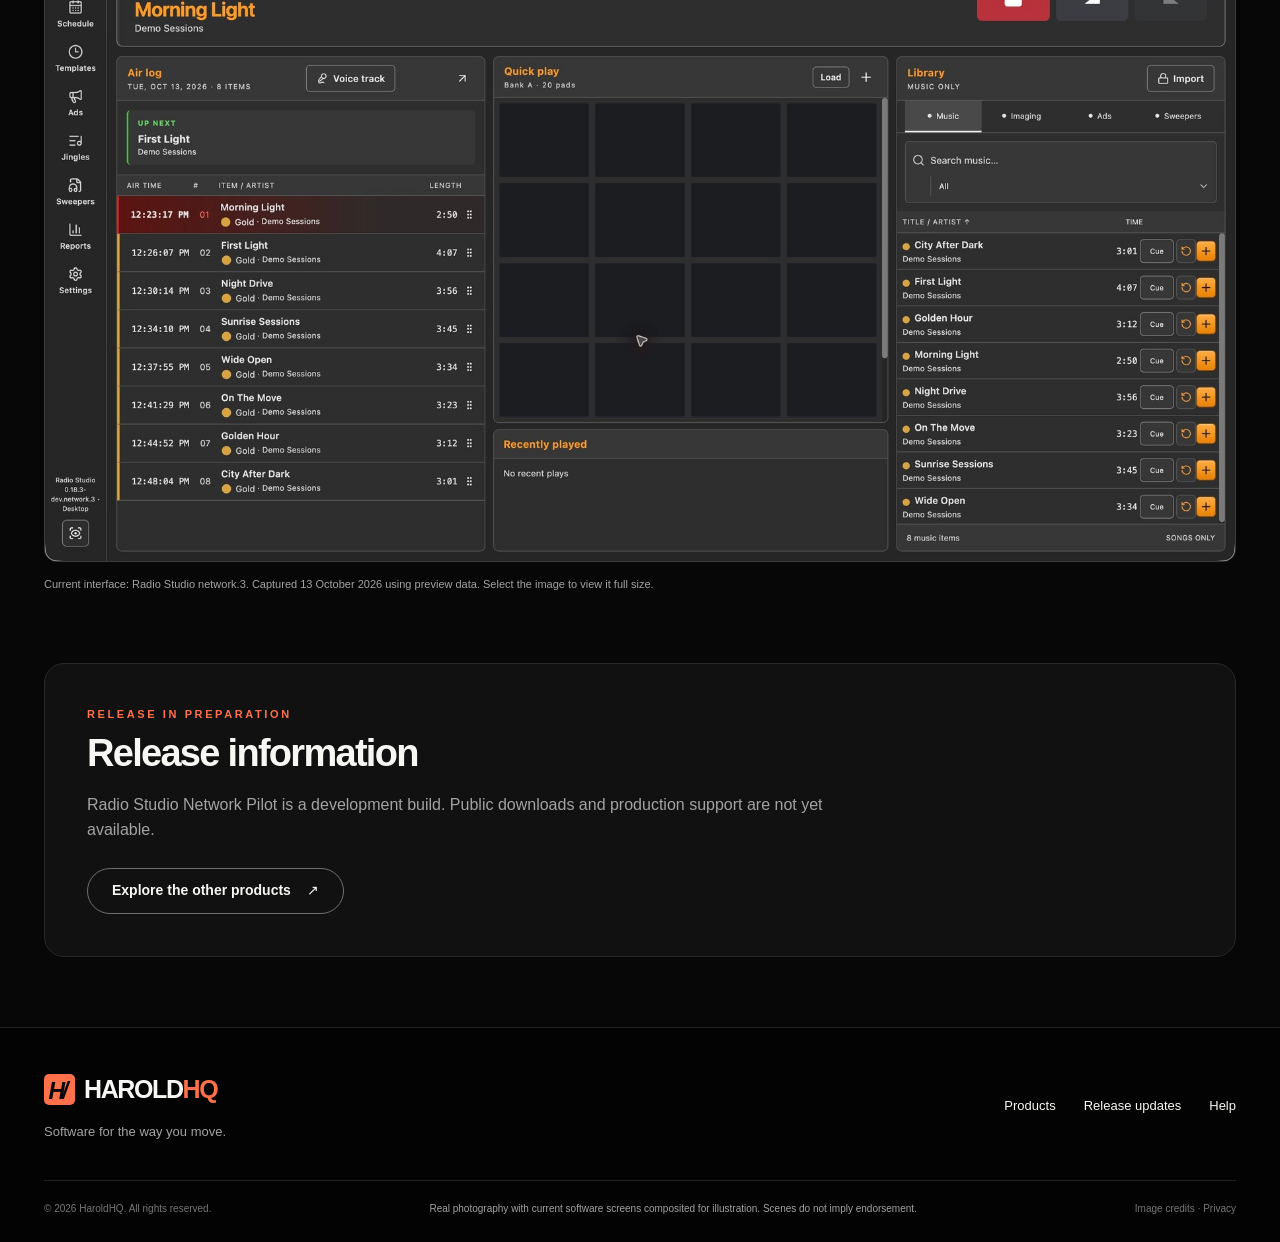
<file: products/radio/index.html>
<!doctype html><html lang="en"><head><meta charset="utf-8"><meta name="viewport" content="width=device-width,initial-scale=1"><meta name="theme-color" content="#070707"><title>Radio Studio — HaroldHQ</title><meta name="description" content="Your music library, show schedule, playout and broadcast tools. Together in one studio."><meta property="og:type" content="website"><meta property="og:title" content="Radio Studio — HaroldHQ"><meta property="og:description" content="Your music library, show schedule, playout and broadcast tools. Together in one studio."><meta property="og:image" content="https://haroldhq-web.onrender.com/assets/radio.webp?v=20261013-2"><meta property="og:url" content="https://haroldhq.app/products/radio/"><meta name="twitter:card" content="summary_large_image"><link rel="canonical" href="https://haroldhq.app/products/radio/"><link rel="icon" href="/favicon.svg" type="image/svg+xml"><link rel="stylesheet" href="/styles.css"><script src="/script.js" defer></script></head><body><a class="skip" href="#main">Skip to content</a><header class="header"><div class="wrap nav-wrap"><a class="brand" href="/" aria-label="HaroldHQ home"><span class="brand-mark" aria-hidden="true">H/</span><b>HAROLD<span>HQ</span></b></a><button class="menu-toggle" aria-label="Open navigation" aria-expanded="false" aria-controls="main-nav">☰</button><nav id="main-nav" class="main-nav" aria-label="Main navigation"><details class="products-menu"><summary>Products</summary><div class="mega"><div><p>DJ & performance</p><a href="/products/dj/">Harold DJ Pro <span aria-hidden="true">↗</span></a><a class="mega-sub" href="/products/dj/#interface">See the software</a></div><div><p>Radio & broadcasting</p><a href="/products/radio/">Radio Studio <span aria-hidden="true">↗</span></a><a class="mega-sub" href="/products/radio/#interface">See the software</a></div><div><p>Mobility</p><a href="/products/beklo/">Beklo <span aria-hidden="true">↗</span></a><a class="mega-sub" href="/products/beklo/#interface">See the software</a></div></div></details><a href="/#products">Explore software</a><a href="/#updates">Release updates</a><a class="nav-cta" href="/#help">Help & information</a></nav></div></header><main id="main"><div class="wrap"><section class="detail-hero"><nav class="breadcrumbs" aria-label="Breadcrumb"><a href="/">HaroldHQ</a><span>/</span><a href="/#products">Products</a><span>/</span><span>Radio Studio</span></nav><div class="eyebrow">Radio Studio · Radio & broadcasting</div><h1>Bring your station together.</h1><p>Your music library, show schedule, playout and broadcast tools. Together in one studio.</p><div class="actions"><a href="#interface" class="button primary">See the software <span aria-hidden="true">↓</span></a><a href="#availability" class="text-link">Release information</a></div></section><img class="detail-photo" src="/assets/radio.webp?v=20261013-2" alt="Radio Studio current interface composited into a real photograph" width="1600" height="1000"><section class="detail-features" aria-label="Product workflows"><div><h2>Plan the next hour.</h2><p>Work with schedules, templates and your station’s music library.</p></div><div><h2>Keep playout in view.</h2><p>See the air log, upcoming tracks and quick-play controls together.</p></div><div><h2>A connected studio.</h2><p>Explore audio, video and network workflows from the station workspace.</p></div></section><section class="screenshot-area" id="interface"><div class="eyebrow">INSIDE Radio Studio</div><h2>Your workspace, up close.</h2><a href="/assets/radio-current.jpg" aria-label="Open full-size Radio Studio interface"><img src="/assets/radio-current.jpg" alt="Actual Radio Studio network.3 interface with preview data" loading="lazy" width="1400" height="850"></a><p class="capture-note">Current interface: Radio Studio network.3. Captured 13 October 2026 using preview data. Select the image to view it full size.</p></section><section class="availability single" id="availability"><div class="eyebrow">Release in preparation</div><h2>Release information</h2><p>Radio Studio Network Pilot is a development build. Public downloads and production support are not yet available.</p><a href="/#products" class="button">Explore the other products <span aria-hidden="true">↗</span></a></section></div></main><footer class="footer"><div class="wrap"><div class="footer-top"><div><a class="brand" href="/" aria-label="HaroldHQ home"><span class="brand-mark" aria-hidden="true">H/</span><b>HAROLD<span>HQ</span></b></a><p>Software for the way you move.</p></div><nav class="footer-links" aria-label="Footer"><a href="/#products">Products</a><a href="/#updates">Release updates</a><a href="/#help">Help</a></nav></div><div class="footer-bottom"><span>© 2026 HaroldHQ. All rights reserved.</span><p>Real photography with current software screens composited for illustration. Scenes do not imply endorsement.</p><span><a href="/credits/">Image credits</a> · <a href="/privacy/">Privacy</a></span></div></div></footer></body></html>
</file>
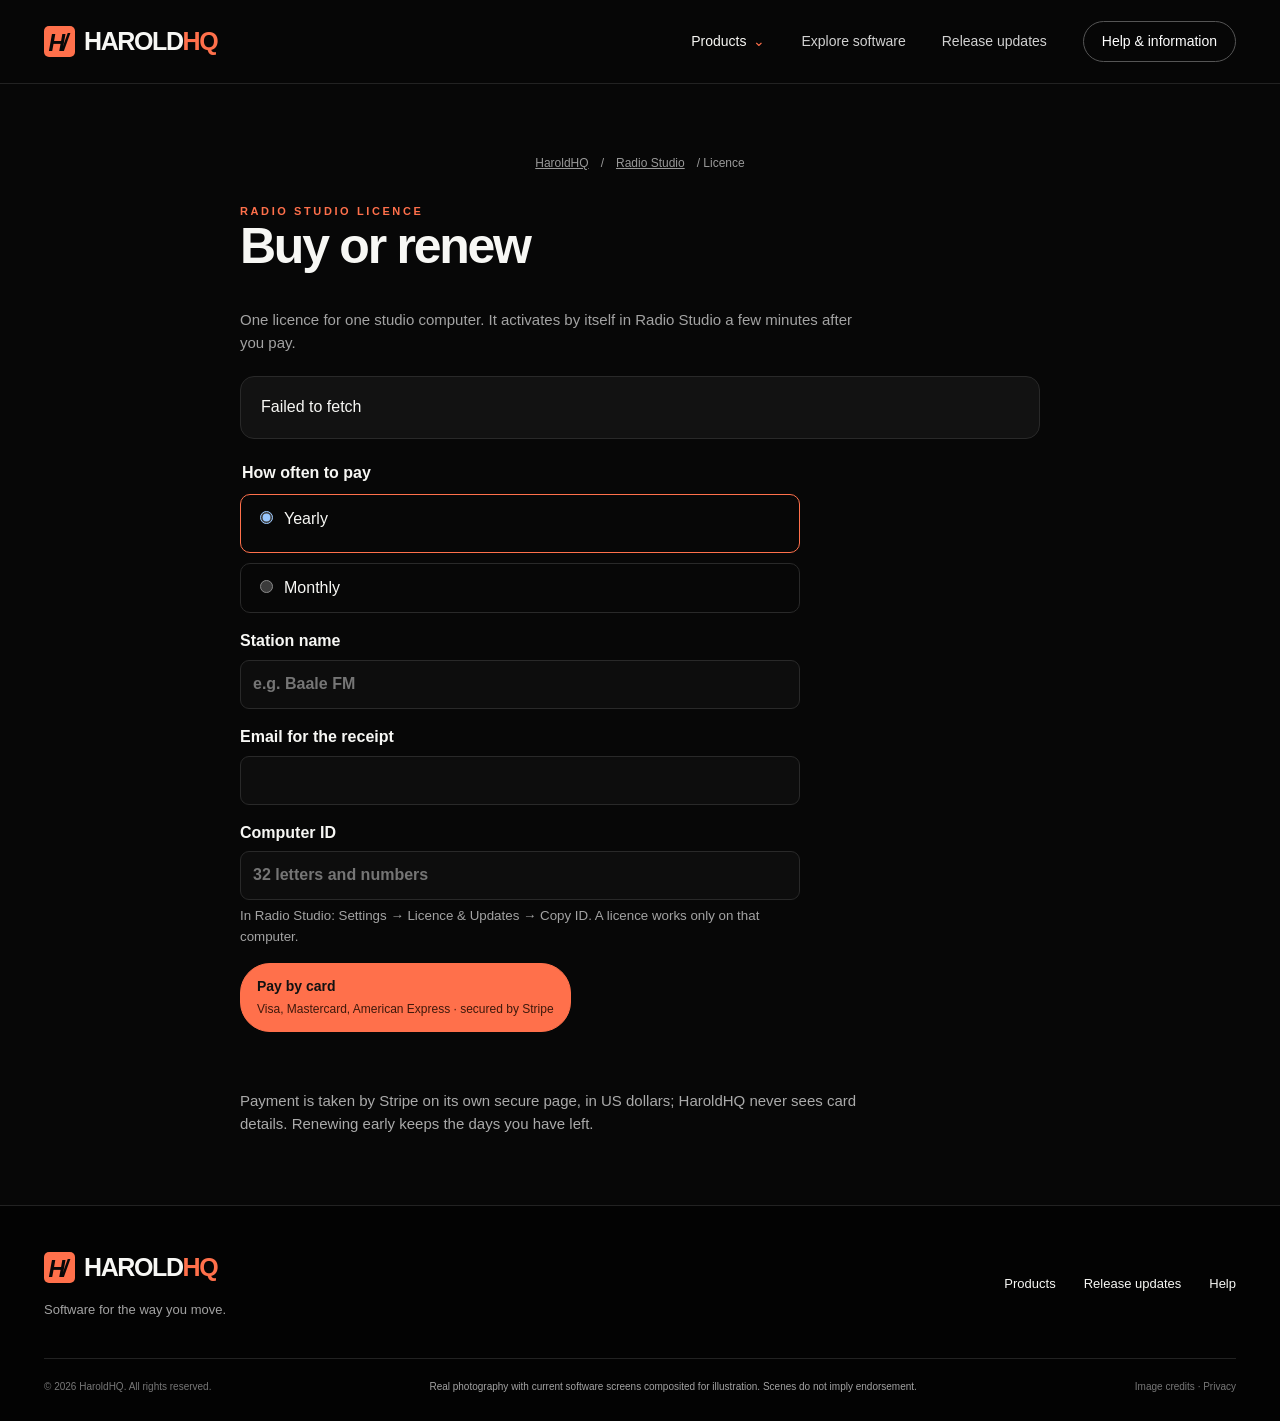
<file: products/radio/buy/index.html>
<!doctype html><html lang="en"><head><meta charset="utf-8"><meta name="viewport" content="width=device-width,initial-scale=1"><meta name="theme-color" content="#070707"><title>Buy or renew Radio Studio — HaroldHQ</title><meta name="description" content="Buy or renew a Radio Studio licence by card."><meta property="og:type" content="website"><meta property="og:title" content="Buy or renew Radio Studio — HaroldHQ"><meta property="og:description" content="Buy or renew a Radio Studio licence by card."><meta property="og:image" content="https://haroldhq-web.onrender.com/assets/radio.webp?v=20261013-2"><meta property="og:url" content="https://haroldhq.app/products/radio/buy/"><meta name="twitter:card" content="summary_large_image"><link rel="canonical" href="https://haroldhq.app/products/radio/buy/"><link rel="icon" href="/favicon.svg" type="image/svg+xml"><link rel="stylesheet" href="/styles.css"><script src="/script.js" defer></script></head><body><a class="skip" href="#main">Skip to content</a><header class="header"><div class="wrap nav-wrap"><a class="brand" href="/" aria-label="HaroldHQ home"><span class="brand-mark" aria-hidden="true">H/</span><b>HAROLD<span>HQ</span></b></a><button class="menu-toggle" aria-label="Open navigation" aria-expanded="false" aria-controls="main-nav">☰</button><nav id="main-nav" class="main-nav" aria-label="Main navigation"><details class="products-menu"><summary>Products</summary><div class="mega"><div><p>DJ & performance</p><a href="/products/dj/">Harold DJ Pro <span aria-hidden="true">↗</span></a><a class="mega-sub" href="/products/dj/#interface">See the software</a></div><div><p>Radio & broadcasting</p><a href="/products/radio/">Radio Studio <span aria-hidden="true">↗</span></a><a class="mega-sub" href="/products/radio/#interface">See the software</a></div><div><p>Mobility</p><a href="/products/beklo/">Beklo <span aria-hidden="true">↗</span></a><a class="mega-sub" href="/products/beklo/#interface">See the software</a></div></div></details><a href="/#products">Explore software</a><a href="/#updates">Release updates</a><a class="nav-cta" href="/#help">Help & information</a></nav></div></header><main id="main"><article class="wrap simple-page buy-page"><nav class="breadcrumbs" aria-label="Breadcrumb"><a href="/">HaroldHQ</a> / <a href="/products/radio/">Radio Studio</a> / Licence</nav><div class="eyebrow">RADIO STUDIO LICENCE</div><h1>Buy or renew</h1><p class="lead">One licence for one studio computer. It activates by itself in Radio Studio a few minutes after you pay.</p>
<div id="plan" class="buy-plan" aria-live="polite"><p>Loading prices…</p></div>
<form id="buy" class="buy-form" novalidate><fieldset class="buy-period"><legend>How often to pay</legend><label><input type="radio" name="period" value="yearly" checked> <span>Yearly</span> <b id="yearly-price"></b> <em id="saving"></em></label><label><input type="radio" name="period" value="monthly"> <span>Monthly</span> <b id="monthly-price"></b></label></fieldset>
<label>Station name<input id="customer" name="customer" required maxlength="120" autocomplete="organization" placeholder="e.g. Baale FM"></label>
<label>Email for the receipt<input id="email" name="email" type="email" required maxlength="160" autocomplete="email"></label>
<label>Computer ID<input id="machine" name="machine" required maxlength="32" pattern="[a-f0-9]{32}" placeholder="32 letters and numbers" autocapitalize="off" spellcheck="false"><small>In Radio Studio: Settings → Licence &amp; Updates → Copy ID. A licence works only on that computer.</small></label>
<div class="buy-pay"><button type="submit" class="button primary">Pay by card<small>Visa, Mastercard, American Express · secured by Stripe</small></button></div>
<p id="buy-message" role="status" class="buy-message"></p></form>
<p class="fine">Payment is taken by Stripe on its own secure page, in US dollars; HaroldHQ never sees card details. Renewing early keeps the days you have left.</p></article><script src="/buy.js" defer></script></main><footer class="footer"><div class="wrap"><div class="footer-top"><div><a class="brand" href="/" aria-label="HaroldHQ home"><span class="brand-mark" aria-hidden="true">H/</span><b>HAROLD<span>HQ</span></b></a><p>Software for the way you move.</p></div><nav class="footer-links" aria-label="Footer"><a href="/#products">Products</a><a href="/#updates">Release updates</a><a href="/#help">Help</a></nav></div><div class="footer-bottom"><span>© 2026 HaroldHQ. All rights reserved.</span><p>Real photography with current software screens composited for illustration. Scenes do not imply endorsement.</p><span><a href="/credits/">Image credits</a> · <a href="/privacy/">Privacy</a></span></div></div></footer></body></html>
</file>
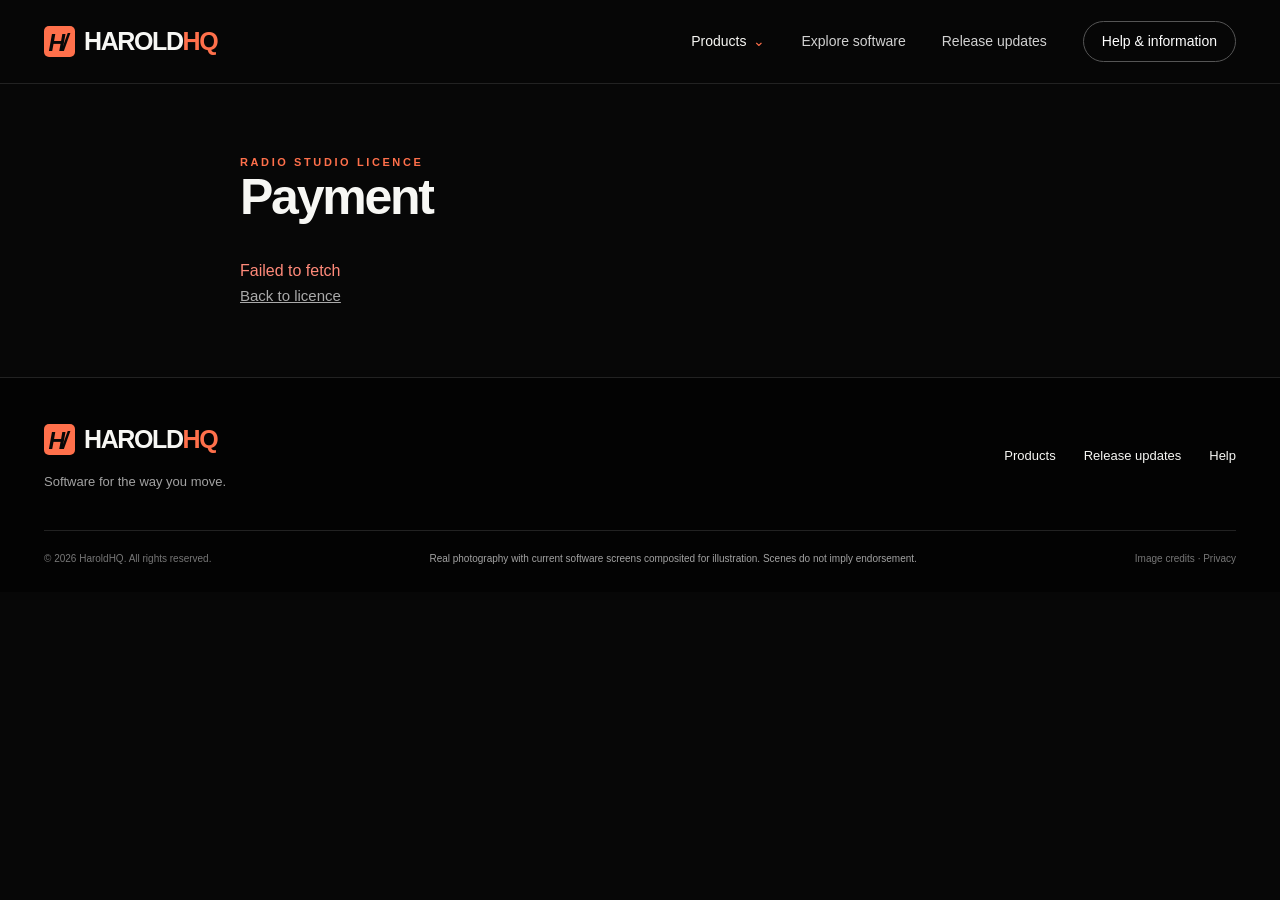
<file: products/radio/paid/index.html>
<!doctype html><html lang="en"><head><meta charset="utf-8"><meta name="viewport" content="width=device-width,initial-scale=1"><meta name="theme-color" content="#070707"><title>Payment — Radio Studio — HaroldHQ</title><meta name="description" content="Radio Studio licence payment."><meta property="og:type" content="website"><meta property="og:title" content="Payment — Radio Studio — HaroldHQ"><meta property="og:description" content="Radio Studio licence payment."><meta property="og:image" content="https://haroldhq-web.onrender.com/assets/radio.webp?v=20261013-2"><meta property="og:url" content="https://haroldhq.app/products/radio/paid/"><meta name="twitter:card" content="summary_large_image"><link rel="canonical" href="https://haroldhq.app/products/radio/paid/"><link rel="icon" href="/favicon.svg" type="image/svg+xml"><link rel="stylesheet" href="/styles.css"><script src="/script.js" defer></script></head><body><a class="skip" href="#main">Skip to content</a><header class="header"><div class="wrap nav-wrap"><a class="brand" href="/" aria-label="HaroldHQ home"><span class="brand-mark" aria-hidden="true">H/</span><b>HAROLD<span>HQ</span></b></a><button class="menu-toggle" aria-label="Open navigation" aria-expanded="false" aria-controls="main-nav">☰</button><nav id="main-nav" class="main-nav" aria-label="Main navigation"><details class="products-menu"><summary>Products</summary><div class="mega"><div><p>DJ & performance</p><a href="/products/dj/">Harold DJ Pro <span aria-hidden="true">↗</span></a><a class="mega-sub" href="/products/dj/#interface">See the software</a></div><div><p>Radio & broadcasting</p><a href="/products/radio/">Radio Studio <span aria-hidden="true">↗</span></a><a class="mega-sub" href="/products/radio/#interface">See the software</a></div><div><p>Mobility</p><a href="/products/beklo/">Beklo <span aria-hidden="true">↗</span></a><a class="mega-sub" href="/products/beklo/#interface">See the software</a></div></div></details><a href="/#products">Explore software</a><a href="/#updates">Release updates</a><a class="nav-cta" href="/#help">Help & information</a></nav></div></header><main id="main"><article class="wrap simple-page buy-page"><div class="eyebrow">RADIO STUDIO LICENCE</div><h1 id="paid-title">Checking your payment…</h1><div id="paid" aria-live="polite"><p>This takes a few seconds.</p></div><p><a href="/products/radio/buy/">Back to licence</a></p></article><script src="/buy.js" defer></script></main><footer class="footer"><div class="wrap"><div class="footer-top"><div><a class="brand" href="/" aria-label="HaroldHQ home"><span class="brand-mark" aria-hidden="true">H/</span><b>HAROLD<span>HQ</span></b></a><p>Software for the way you move.</p></div><nav class="footer-links" aria-label="Footer"><a href="/#products">Products</a><a href="/#updates">Release updates</a><a href="/#help">Help</a></nav></div><div class="footer-bottom"><span>© 2026 HaroldHQ. All rights reserved.</span><p>Real photography with current software screens composited for illustration. Scenes do not imply endorsement.</p><span><a href="/credits/">Image credits</a> · <a href="/privacy/">Privacy</a></span></div></div></footer></body></html>
</file>
<file: styles.css>
:root{color-scheme:dark;--bg:#070707;--panel:#121212;--ink:#f7f7f4;--muted:#a3a3a3;--line:#292929;--orange:#ff704b;font-family:Arial,Helvetica,sans-serif;font-synthesis:none}*{box-sizing:border-box}html{scroll-behavior:smooth;scroll-padding-top:104px}body{margin:0;background:var(--bg);color:var(--ink);font-size:16px;line-height:1.55}a{color:inherit;text-decoration:none}button{font:inherit;color:inherit;cursor:pointer}img{max-width:100%;display:block}button,a,summary{-webkit-tap-highlight-color:transparent}button:focus-visible,a:focus-visible,summary:focus-visible{outline:3px solid var(--orange);outline-offset:5px}button{border:0}h1,h2,h3,p{margin:0}h1,h2,h3{line-height:1.06;letter-spacing:-.045em}p{color:var(--muted)}.wrap{width:min(1280px,calc(100% - 88px));margin-inline:auto}.skip{position:fixed;top:-80px;left:20px;background:white;color:black;padding:12px;z-index:100}.skip:focus{top:10px}.header{height:84px;position:sticky;top:0;z-index:30;background:rgba(7,7,7,.97);border-bottom:1px solid #222}.nav-wrap{height:100%;display:flex;align-items:center;gap:40px}.brand{display:flex;align-items:center;gap:9px;white-space:nowrap;font-weight:900;letter-spacing:-1.4px;font-size:25px}.brand-mark{width:31px;height:31px;background:var(--orange);color:#080808;font-size:23px;display:grid;place-items:center;font-style:italic;letter-spacing:-3px;padding-right:5px;border-radius:5px}.brand span:last-child{color:var(--orange)}.main-nav{display:flex;align-items:center;gap:36px;margin-left:auto;font-size:14px}.main-nav>a{color:#d1d1d1}.main-nav>a:hover{color:white}.nav-cta{border:1px solid #555;border-radius:30px;padding:9px 18px;color:white!important}.products-menu summary{list-style:none;cursor:pointer}.products-menu summary::-webkit-details-marker{display:none}.products-menu summary::after{content:'⌄';color:var(--orange);margin-left:7px}.mega{position:absolute;top:83px;left:0;width:100%;background:#101010;border-bottom:1px solid #333;box-shadow:0 25px 50px #0009;padding:34px max(44px,calc((100vw - 1280px)/2));display:grid;grid-template-columns:repeat(3,1fr);gap:20px}.mega p{font-size:11px;letter-spacing:2px;text-transform:uppercase;margin-bottom:14px}.mega a{display:block;padding:8px 0;font-size:17px}.mega a:hover{color:var(--orange)}.menu-toggle{display:none}.eyebrow{font-size:11px;letter-spacing:2.6px;font-weight:700;text-transform:uppercase;color:var(--orange)}.hero-intro{text-align:center;padding:59px 20px 38px}.hero h1{font-size:clamp(44px,5.25vw,76px);letter-spacing:-.055em;font-weight:750;margin:18px 0}.hero h1 span{color:#bcbcb8}.hero-intro>p{font-size:17px;max-width:600px;margin:0 auto}.actions{display:flex;align-items:center;justify-content:center;gap:25px;margin-top:25px;flex-wrap:wrap}.button{display:inline-flex;justify-content:center;align-items:center;gap:16px;min-height:46px;padding:11px 24px;border-radius:30px;font-size:14px;font-weight:bold;border:1px solid #707070;background:transparent}.button:hover{background:white;color:#111;border-color:white}.button.primary{background:var(--orange);color:#111;border-color:var(--orange)}.button.primary:hover{background:#ff967b}.text-link{font-size:14px;border-bottom:1px solid #777;padding-bottom:3px}.text-link:hover{color:var(--orange)}.hero-frame{height:510px;position:relative;border-radius:22px;overflow:hidden;background:#17232c}.hero-frame>img{height:100%;width:100%;object-fit:cover;object-position:center 43%}.hero-frame::after{content:'';position:absolute;inset:0;background:linear-gradient(180deg,transparent 50%,#000c)}.scene-caption{position:absolute;bottom:31px;left:35px;right:35px;display:flex;justify-content:space-between;align-items:flex-end;gap:16px;z-index:1}.scene-caption p{color:#d3d3d3;font-size:11px;letter-spacing:2px;text-transform:uppercase}.scene-caption h2{font-size:34px;margin-top:8px}.round-arrow{width:46px;height:46px;border-radius:50%;border:1px solid #999;display:grid;place-items:center;font-size:23px;transition:.2s}.scene-caption:hover .round-arrow{background:var(--orange);border-color:var(--orange);color:black}.scene-tabs{display:flex;justify-content:center;gap:8px;margin:22px auto 0;flex-wrap:wrap}.scene-tabs button{background:transparent;border-radius:30px;padding:9px 17px;font-size:12px;color:#a1a1a1;border:1px solid transparent}.scene-tabs button[aria-pressed=true]{color:white;border-color:#666}.scene-tabs button:hover{color:white}.section{padding-top:90px}.section-title{display:flex;gap:22px;align-items:center;text-transform:uppercase;color:#b8b8b8;font-size:11px;letter-spacing:2px;font-weight:bold;margin-bottom:38px}.section-title::before,.section-title::after{content:'';height:1px;background:var(--line);flex:1}.section-heading{display:flex;justify-content:space-between;align-items:flex-end;gap:30px;margin-bottom:30px}.section-heading h2{font-size:43px}.section-heading p{font-size:15px;max-width:350px}.filter-row{display:flex;gap:9px;flex-wrap:wrap;margin-bottom:30px}.filter-row button{background:#141414;border:1px solid #333;padding:10px 19px;border-radius:30px;font-size:13px;color:#bbb}.filter-row button[aria-pressed=true]{color:#111;background:var(--ink);border-color:var(--ink)}.filter-row button:hover{border-color:#aaa}.product-grid{display:grid;grid-template-columns:1fr 1fr;gap:40px 26px}.product-card[hidden]{display:none}.product-image{aspect-ratio:1.5;position:relative;overflow:hidden;border-radius:17px;background:#1b1b1b;display:block}.product-image img{width:100%;height:100%;object-fit:cover;transition:transform .55s}.product-image:hover img{transform:scale(1.035)}.product-image::after{content:'';position:absolute;inset:0;background:linear-gradient(180deg,#0008,transparent 32%,transparent 70%,#0007)}.image-name{position:absolute;top:24px;left:26px;right:20px;z-index:1;font-size:23px;font-weight:700;letter-spacing:-.7px;text-shadow:0 2px 12px black}.image-name small{display:block;font-size:9px;letter-spacing:2px;margin-bottom:4px;font-weight:500;color:#f5f5f5}.image-version{position:absolute;bottom:18px;left:26px;font-size:10px;z-index:1;letter-spacing:1px;color:#eee}.card-copy{padding:23px 5px 0}.card-meta{display:flex;justify-content:space-between;align-items:center;gap:10px;margin-bottom:12px}.card-meta .eyebrow{font-size:9px;letter-spacing:1.7px}.status{font-size:10px;color:#aaa;border:1px solid #3a3a3a;border-radius:30px;padding:3px 9px;white-space:nowrap}.product-card h3{font-size:29px;margin-bottom:12px}.product-card p{font-size:14px;max-width:490px}.card-links{display:flex;align-items:center;gap:22px;margin-top:19px}.card-links .button{min-height:37px;padding:7px 19px;font-size:12px}.card-links .text-link{font-size:12px}.sr-only{position:absolute;width:1px;height:1px;padding:0;margin:-1px;overflow:hidden;clip:rect(0,0,0,0);white-space:nowrap;border:0}.availability{margin-top:80px;background:#111;border:1px solid #292929;border-radius:20px;padding:42px}.availability-top{display:flex;align-items:flex-end;justify-content:space-between;gap:28px;margin-bottom:30px}.availability h2{font-size:38px;margin-top:10px}.availability-top p{max-width:450px;font-size:14px}.release-list{display:grid;grid-template-columns:1fr 1fr;column-gap:40px}.release-list a{padding:16px 0;border-top:1px solid #2b2b2b;display:flex;align-items:center;justify-content:space-between;gap:12px}.release-list a:hover strong{color:var(--orange)}.release-list strong{font-size:14px}.release-list small{font-size:11px;color:#999}.release-list span{display:flex;flex-direction:column}.release-list b{font-size:11px;font-weight:500;color:#c1c1c1}.help{padding-bottom:80px}.help-grid{display:grid;grid-template-columns:1fr 1.4fr;gap:80px}.help h2{font-size:45px;max-width:330px}.help-intro p{margin:18px 0 0;font-size:15px;max-width:330px}.faq{border-bottom:1px solid #333;padding:20px 0}.faq:first-child{border-top:1px solid #333}.faq summary{cursor:pointer;list-style:none;font-size:17px;display:flex;justify-content:space-between;gap:20px}.faq summary::after{content:'+';color:var(--orange)}.faq[open] summary::after{content:'−'}.faq p{font-size:14px;margin:16px 25px 0 0}.footer{border-top:1px solid #222;padding:42px 0 26px;background:#030303}.footer-top{display:flex;justify-content:space-between;gap:30px}.footer-top p{font-size:13px;margin-top:13px}.footer-links{display:flex;gap:28px;align-items:center;font-size:13px}.footer-bottom{border-top:1px solid #222;margin-top:38px;padding-top:20px;display:flex;justify-content:space-between;gap:25px;color:#777;font-size:10px}.footer-bottom p{font-size:10px;max-width:540px}.detail-hero{text-align:center;padding:60px 0 38px}.breadcrumbs{display:flex;gap:12px;justify-content:center;font-size:12px;color:#999;margin-bottom:30px}.detail-hero h1{font-size:clamp(40px,5.5vw,74px);max-width:900px;margin:18px auto}.detail-hero>p{font-size:18px;max-width:690px;margin:auto}.detail-photo{width:100%;max-height:660px;aspect-ratio:1.9;object-fit:cover;border-radius:20px}.detail-features{display:grid;grid-template-columns:repeat(3,1fr);gap:40px;margin-top:44px}.detail-features h2{font-size:24px;margin-bottom:16px}.detail-features p{font-size:14px}.screenshot-area{padding:70px 0}.screenshot-area h2{font-size:36px;margin:10px 0 22px}.screenshot-area img{width:100%;border:1px solid #3b3b3b;border-radius:13px;background:#161616}.capture-note{font-size:11px;margin-top:14px}.availability.single{margin-top:0;margin-bottom:70px}.availability.single p{max-width:780px;margin-top:20px}.availability.single .button{margin-top:25px}.simple-page{padding:70px 0;max-width:800px}.simple-page h1{font-size:50px;margin:0 0 35px}.simple-page h2{font-size:24px;margin:32px 0 12px}.simple-page p,.simple-page li{color:#aaa;font-size:15px}.simple-page a{text-decoration:underline}.product-image img[src*="dj"]{object-position:center 42%}.product-image img[src*="beklo"]{object-position:center 45%}@media(min-width:1600px){.hero-frame{height:550px}}@media(max-width:1000px){.wrap{width:calc(100% - 48px)}.main-nav{gap:20px}.hero h1{font-size:60px}.hero-frame{height:460px}.help-grid{gap:40px}.section-heading h2{font-size:37px}.product-card h3{font-size:26px}.availability{padding:30px}}@media(max-width:700px){html{scroll-padding-top:85px}.wrap{width:calc(100% - 36px)}.header{height:70px}.brand{font-size:22px}.brand-mark{width:28px;height:28px;font-size:21px}.menu-toggle{display:block;background:transparent;margin-left:auto;padding:10px;font-size:22px}.main-nav{display:none;position:absolute;top:69px;left:0;right:0;padding:20px 25px;background:#101010;border-bottom:1px solid #333;align-items:stretch;gap:16px}.main-nav.open{display:flex;flex-direction:column}.main-nav>a{padding:5px 0}.main-nav .nav-cta{padding:9px 18px;align-self:flex-start}.mega{position:static;display:block;box-shadow:none;padding:20px 12px 0;border:0}.mega>div{margin-bottom:18px}.mega a{font-size:14px;padding:5px 0}.mega p{margin-bottom:4px}.hero-intro{padding:40px 0 30px}.hero h1{font-size:45px;line-height:1.05}.hero-intro>p{font-size:15px;max-width:330px}.eyebrow{font-size:9px;letter-spacing:2px}.actions{gap:20px}.button{min-height:42px;padding:10px 19px;font-size:12px}.text-link{font-size:12px}.hero-frame{height:340px;border-radius:14px}.hero-frame>img{object-position:center}.scene-caption{bottom:24px;left:21px;right:21px}.scene-caption h2{font-size:27px}.scene-caption p{font-size:9px}.round-arrow{width:38px;height:38px;font-size:20px}.scene-tabs{gap:0;margin-top:15px}.scene-tabs button{font-size:10px;padding:8px 11px}.section{padding-top:58px}.section-title{font-size:9px;gap:12px;margin-bottom:30px;letter-spacing:1.4px}.section-heading{display:block;margin-bottom:24px}.section-heading h2{font-size:34px;margin-bottom:17px}.section-heading p{font-size:14px}.filter-row{gap:6px;margin-bottom:25px}.filter-row button{padding:8px 13px;font-size:11px}.product-grid{grid-template-columns:1fr;gap:35px}.product-image{border-radius:13px;aspect-ratio:1.35}.image-name{left:21px;top:19px;font-size:23px}.image-version{left:21px}.card-copy{padding:18px 2px 0}.product-card h3{font-size:27px}.card-meta .eyebrow{font-size:9px}.status{font-size:9px}.availability{margin-top:50px;padding:27px 21px;border-radius:14px}.availability-top{display:block;margin-bottom:25px}.availability h2{font-size:30px}.availability-top p{margin-top:18px;font-size:13px}.release-list{grid-template-columns:1fr}.release-list a{padding:15px 0}.help-grid{display:block}.help h2{font-size:34px;max-width:100%}.help-intro p{max-width:100%;margin-bottom:30px}.faq summary{font-size:15px}.footer-top{flex-direction:column}.footer-links{flex-wrap:wrap;gap:22px;font-size:12px}.footer-bottom{flex-direction:column;gap:12px}.detail-hero{padding-top:32px}.detail-hero h1{font-size:44px}.detail-hero>p{font-size:16px}.detail-photo{aspect-ratio:1.25;border-radius:13px}.detail-features{grid-template-columns:1fr;gap:27px;margin-top:32px}.detail-features h2{font-size:25px}.screenshot-area{padding:45px 0}.screenshot-area h2{font-size:29px}.simple-page{padding:45px 0}.simple-page h1{font-size:39px}}@media(prefers-reduced-motion:reduce){html{scroll-behavior:auto}*,*::before,*::after{transition:none!important;animation:none!important}}
.mega-sub{color:#aaa!important;font-size:12px!important}.beklo-feature{margin-top:55px}.beklo-feature .product-card{display:grid;grid-template-columns:1.15fr 1fr;gap:50px;align-items:center;background:#111;padding:27px;border-radius:20px}.beklo-feature .card-copy{padding:0 20px 0 0}.beklo-feature .product-image{aspect-ratio:1.25}.beklo-feature .product-card h3{font-size:38px}.beklo-feature .product-card p{font-size:16px}.release-list{grid-template-columns:repeat(3,1fr);column-gap:35px}.help-intro .eyebrow{margin-bottom:18px}.hero-frame>img{object-position:center 12%}@media(max-width:900px){.beklo-feature .product-card{gap:28px}.beklo-feature .product-card h3{font-size:31px}.release-list{grid-template-columns:1fr}.beklo-feature .product-card p{font-size:14px}}@media(max-width:700px){.beklo-feature{margin-top:35px}.beklo-feature .product-card{display:block;padding:0;background:transparent}.beklo-feature .card-copy{padding:18px 2px 0}.beklo-feature .product-image{aspect-ratio:1.35}.beklo-feature .product-card h3{font-size:27px}.beklo-feature .product-card p{font-size:14px}.hero-frame>img{object-position:center 12%}}
.product-image img[src*="dj"],.detail-photo[src*="dj"]{object-position:center top}.hero-frame>img[src*="dj"]{object-position:center top}.hero-frame>img[src*="beklo"]{object-position:center 48%}

.screenshot-area img,.detail-photo{height:auto}.hero-frame>img[src*="radio"]{object-position:center top}
.buy-page .lead{color:var(--muted);max-width:640px}.buy-plan{border:1px solid var(--line);border-radius:14px;padding:18px 20px;margin:22px 0;background:var(--panel)}.buy-plan h2{margin:0 0 8px}.buy-plan ul{margin:0;padding-left:18px;color:var(--muted);line-height:1.7}
.buy-form{display:grid;gap:16px;max-width:560px}.buy-form label{display:grid;gap:6px;font-weight:600}.buy-form input:not([type=radio]){font:inherit;padding:11px 12px;border-radius:9px;border:1px solid var(--line);background:#0d0d0d;color:var(--ink)}.buy-form small{color:var(--muted);font-weight:400}
.buy-period{border:0;padding:0;margin:0;display:grid;gap:10px}.buy-period legend{font-weight:600;margin-bottom:8px}.buy-period label{display:flex;flex-wrap:wrap;align-items:baseline;gap:8px;padding:12px 14px;border:1px solid var(--line);border-radius:10px;cursor:pointer;font-weight:400}.buy-period label:has(input:checked){border-color:var(--orange)}
.buy-period b{margin-left:auto}.buy-period em{flex-basis:100%;font-style:normal;color:#7fdc8f;font-size:14px}
.buy-pay{display:flex;flex-wrap:wrap;gap:10px}.buy-pay .button{display:grid;gap:2px;text-align:left;padding:12px 16px;cursor:pointer}.buy-pay small{opacity:.8;font-size:12px}.buy-pay button:disabled{opacity:.5;cursor:default}
.buy-message{min-height:1.4em}.buy-message.bad,#plan .bad,#paid.bad{color:#ff8a7a}.fine{color:var(--muted);font-size:13px;max-width:640px;margin-top:20px}
.buy-pay .primary small{color:#2b1006;opacity:.9}
.buy-form input.locked{color:var(--muted);background:#141414}
</file>
